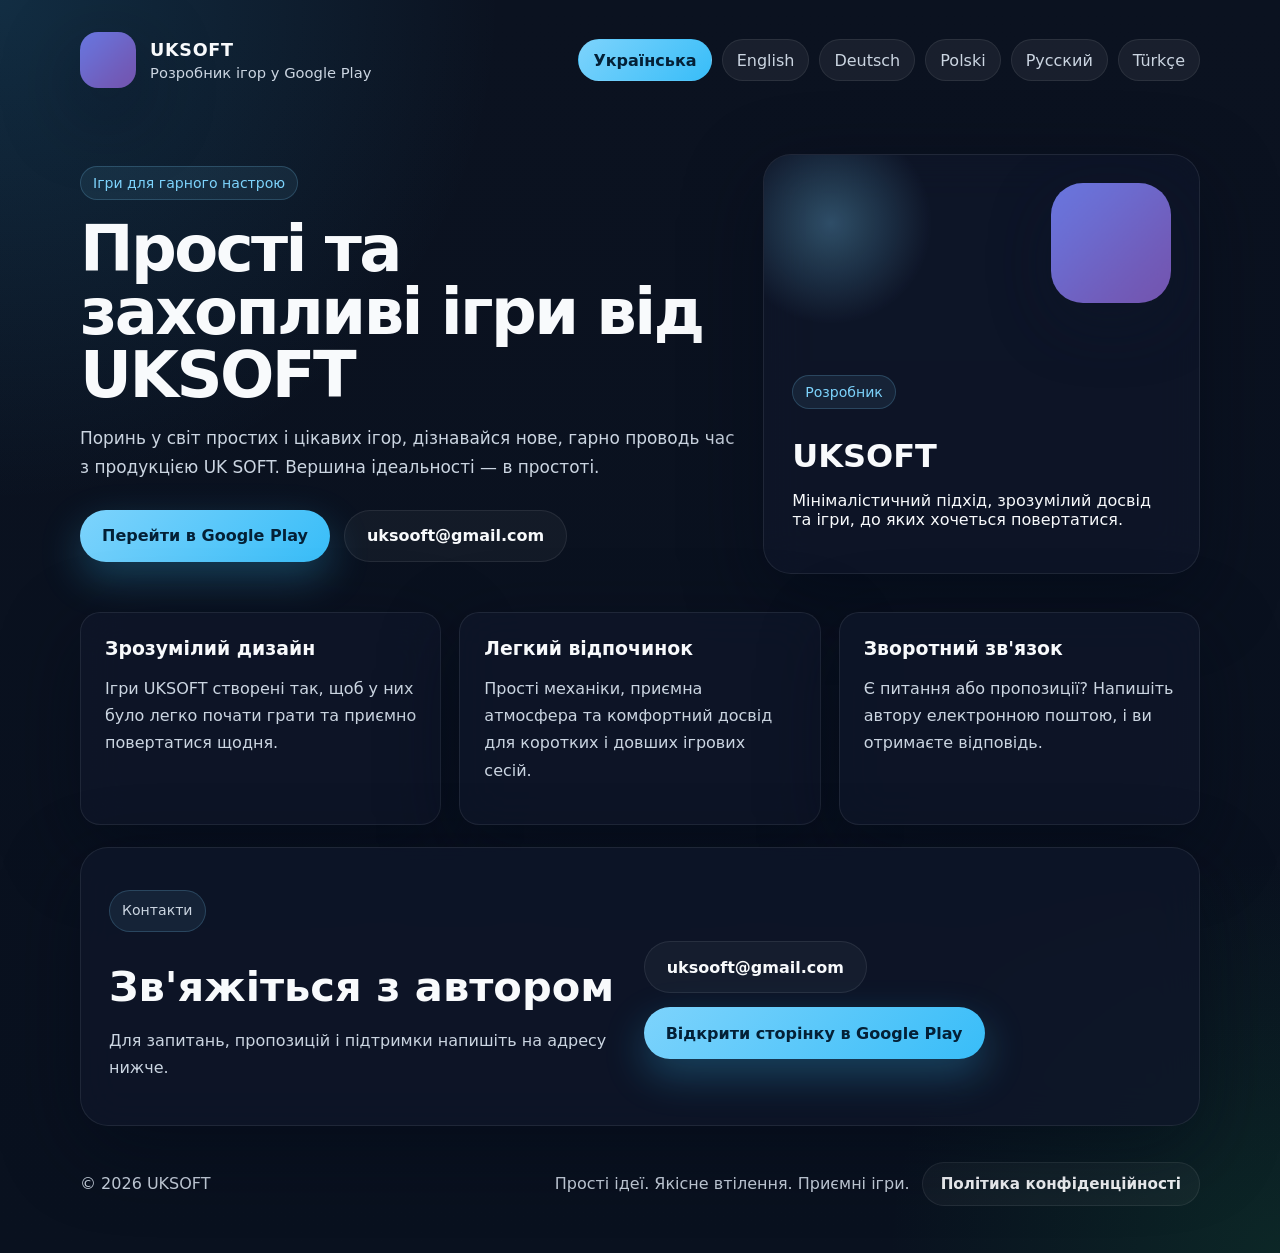
<file: index.html>
<!DOCTYPE html>
<html lang="uk">
<head>
  <meta charset="UTF-8" />
  <meta name="viewport" content="width=device-width, initial-scale=1.0" />
  <title>UKSOFT — Ігри для Google Play</title>
  <meta name="description" content="UKSOFT — розробник простих і цікавих ігор для Google Play." />
  <meta name="theme-color" content="#0f172a" />
  <link rel="icon" href="assets/favicon.ico" sizes="any" />
  <link rel="icon" type="image/png" sizes="32x32" href="assets/favicon-32x32.png" />
  <link rel="icon" type="image/png" sizes="16x16" href="assets/favicon-16x16.png" />
  <link rel="apple-touch-icon" href="assets/apple-touch-icon.png" />
  <link rel="preload" href="assets/icon.webp" as="image" />
<link rel="stylesheet" href="styles.css" />
</head>
<body>
  <div class="page-shell">
    <header class="site-header">
      <a class="brand" href="./" aria-label="UKSOFT home">
        <img src="assets/icon.webp" alt="UKSOFT icon" class="brand-icon" />
        <div>
          <span class="brand-name">UKSOFT</span>
          <span class="brand-subtitle">Розробник ігор у Google Play</span>
        </div>
      </a>
      <nav class="language-nav" aria-label="Language selector">
        <a class="lang-pill active" href="./" lang="uk">Українська</a>
        <a class="lang-pill" href="en/" lang="en">English</a>
        <a class="lang-pill" href="de/" lang="de">Deutsch</a>
        <a class="lang-pill" href="pl/" lang="pl">Polski</a>
        <a class="lang-pill" href="ru/" lang="ru">Русский</a>
        <a class="lang-pill" href="tr/" lang="tr">Türkçe</a>
      </nav>
    </header>
    <main>
      <section class="hero">
        <div class="hero-copy">
          <span class="eyebrow">Ігри для гарного настрою</span>
          <h1>Прості та захопливі ігри від UKSOFT</h1>
          <p class="hero-text">Поринь у світ простих і цікавих ігор, дізнавайся нове, гарно проводь час з продукцією UK SOFT. Вершина ідеальності — в простоті.</p>
          <div class="hero-actions">
            <a class="button button-primary" href="https://play.google.com/store/apps/dev?id=5977676402063385328" target="_blank" rel="noopener noreferrer">Перейти в Google Play</a>
            <a class="button button-secondary" href="mailto:uksooft@gmail.com">uksooft@gmail.com</a>
          </div>
        </div>
        <div class="hero-card" aria-hidden="true">
          <div class="card-glow"></div>
          <img src="assets/icon.webp" alt="UKSOFT icon" class="hero-logo" />
          <div class="hero-card-content">
            <p class="mini-label">Розробник</p>
            <h2>UKSOFT</h2>
            <p>Мінімалістичний підхід, зрозумілий досвід та ігри, до яких хочеться повертатися.</p>
          </div>
        </div>
      </section>
      <section class="info-grid">
        <article class="info-card"><h3>Зрозумілий дизайн</h3><p>Ігри UKSOFT створені так, щоб у них було легко почати грати та приємно повертатися щодня.</p></article>
        <article class="info-card"><h3>Легкий відпочинок</h3><p>Прості механіки, приємна атмосфера та комфортний досвід для коротких і довших ігрових сесій.</p></article>
        <article class="info-card"><h3>Зворотний зв'язок</h3><p>Є питання або пропозиції? Напишіть автору електронною поштою, і ви отримаєте відповідь.</p></article>
      </section>
      <section class="contact-panel">
        <div>
          <p class="section-label">Контакти</p>
          <h2>Зв'яжіться з автором</h2>
          <p>Для запитань, пропозицій і підтримки напишіть на адресу нижче.</p>
        </div>
        <div class="contact-actions">
          <a class="contact-link" href="mailto:uksooft@gmail.com">uksooft@gmail.com</a>
          <a class="button button-primary" href="https://play.google.com/store/apps/dev?id=5977676402063385328" target="_blank" rel="noopener noreferrer">Відкрити сторінку в Google Play</a>
        </div>
      </section>
    </main>
    <footer class="site-footer">
      <p>© 2026 UKSOFT</p>
      <div class="footer-links">
        <p>Прості ідеї. Якісне втілення. Приємні ігри.</p>
        <a href="privacy/uk/" class="footer-link">Політика конфіденційності</a>
      </div>
    </footer>
  </div>
</body>
</html>
</file>
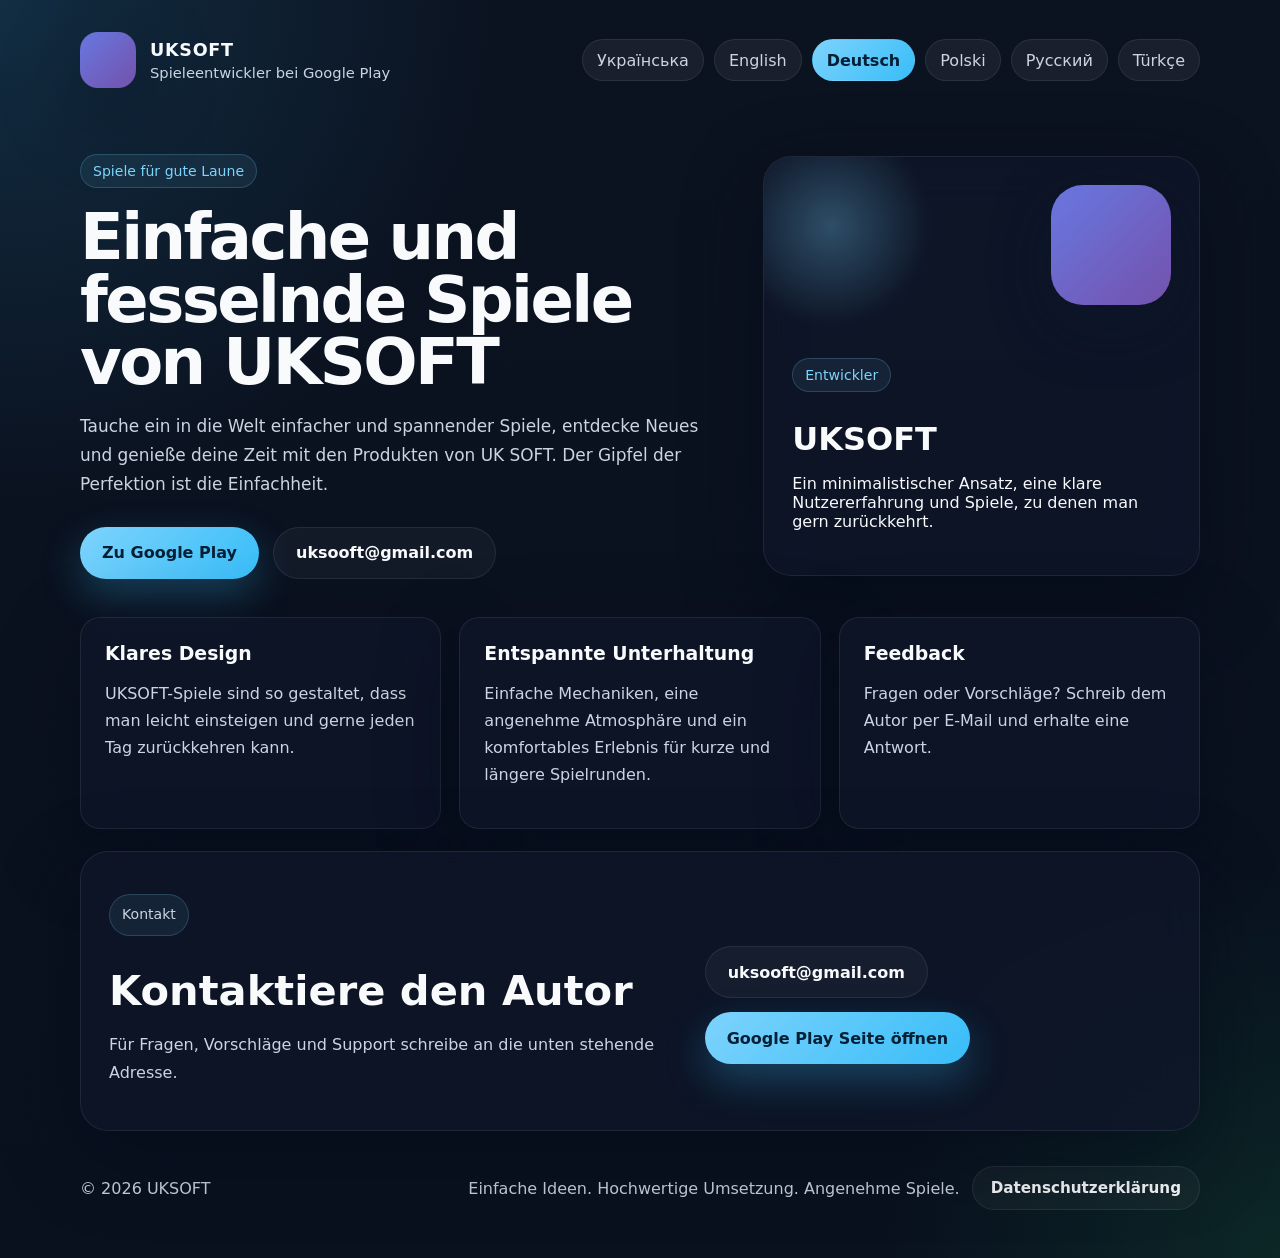
<file: de/index.html>
<!DOCTYPE html>
<html lang="de">
<head>
  <meta charset="UTF-8" />
  <meta name="viewport" content="width=device-width, initial-scale=1.0" />
  <title>UKSOFT — Spiele für Google Play</title>
  <meta name="description" content="UKSOFT entwickelt einfache und spannende Spiele für Google Play." />
  <meta name="theme-color" content="#0f172a" />
  <link rel="icon" href="../assets/favicon.ico" sizes="any" />
  <link rel="icon" type="image/png" sizes="32x32" href="../assets/favicon-32x32.png" />
  <link rel="icon" type="image/png" sizes="16x16" href="../assets/favicon-16x16.png" />
  <link rel="apple-touch-icon" href="../assets/apple-touch-icon.png" />
  <link rel="preload" href="../assets/icon.webp" as="image" />
<link rel="stylesheet" href="../styles.css" />
</head>
<body>
  <div class="page-shell">
    <header class="site-header">
      <a class="brand" href="../de/" aria-label="UKSOFT home">
        <img src="../assets/icon.webp" alt="UKSOFT icon" class="brand-icon" />
        <div>
          <span class="brand-name">UKSOFT</span>
          <span class="brand-subtitle">Spieleentwickler bei Google Play</span>
        </div>
      </a>
      <nav class="language-nav" aria-label="Language selector">
        <a class="lang-pill" href="../" lang="uk">Українська</a>
        <a class="lang-pill" href="../en/" lang="en">English</a>
        <a class="lang-pill active" href="../de/" lang="de">Deutsch</a>
        <a class="lang-pill" href="../pl/" lang="pl">Polski</a>
        <a class="lang-pill" href="../ru/" lang="ru">Русский</a>
        <a class="lang-pill" href="../tr/" lang="tr">Türkçe</a>
      </nav>
    </header>
    <main>
      <section class="hero">
        <div class="hero-copy">
          <span class="eyebrow">Spiele für gute Laune</span>
          <h1>Einfache und fesselnde Spiele von UKSOFT</h1>
          <p class="hero-text">Tauche ein in die Welt einfacher und spannender Spiele, entdecke Neues und genieße deine Zeit mit den Produkten von UK SOFT. Der Gipfel der Perfektion ist die Einfachheit.</p>
          <div class="hero-actions">
            <a class="button button-primary" href="https://play.google.com/store/apps/dev?id=5977676402063385328" target="_blank" rel="noopener noreferrer">Zu Google Play</a>
            <a class="button button-secondary" href="mailto:uksooft@gmail.com">uksooft@gmail.com</a>
          </div>
        </div>
        <div class="hero-card" aria-hidden="true">
          <div class="card-glow"></div>
          <img src="../assets/icon.webp" alt="UKSOFT icon" class="hero-logo" />
          <div class="hero-card-content">
            <p class="mini-label">Entwickler</p>
            <h2>UKSOFT</h2>
            <p>Ein minimalistischer Ansatz, eine klare Nutzererfahrung und Spiele, zu denen man gern zurückkehrt.</p>
          </div>
        </div>
      </section>
      <section class="info-grid">
        <article class="info-card"><h3>Klares Design</h3><p>UKSOFT-Spiele sind so gestaltet, dass man leicht einsteigen und gerne jeden Tag zurückkehren kann.</p></article>
        <article class="info-card"><h3>Entspannte Unterhaltung</h3><p>Einfache Mechaniken, eine angenehme Atmosphäre und ein komfortables Erlebnis für kurze und längere Spielrunden.</p></article>
        <article class="info-card"><h3>Feedback</h3><p>Fragen oder Vorschläge? Schreib dem Autor per E-Mail und erhalte eine Antwort.</p></article>
      </section>
      <section class="contact-panel">
        <div>
          <p class="section-label">Kontakt</p>
          <h2>Kontaktiere den Autor</h2>
          <p>Für Fragen, Vorschläge und Support schreibe an die unten stehende Adresse.</p>
        </div>
        <div class="contact-actions">
          <a class="contact-link" href="mailto:uksooft@gmail.com">uksooft@gmail.com</a>
          <a class="button button-primary" href="https://play.google.com/store/apps/dev?id=5977676402063385328" target="_blank" rel="noopener noreferrer">Google Play Seite öffnen</a>
        </div>
      </section>
    </main>
    <footer class="site-footer">
      <p>© 2026 UKSOFT</p>
      <div class="footer-links">
        <p>Einfache Ideen. Hochwertige Umsetzung. Angenehme Spiele.</p>
        <a href="../privacy/de/" class="footer-link">Datenschutzerklärung</a>
      </div>
    </footer>
  </div>
</body>
</html>
</file>
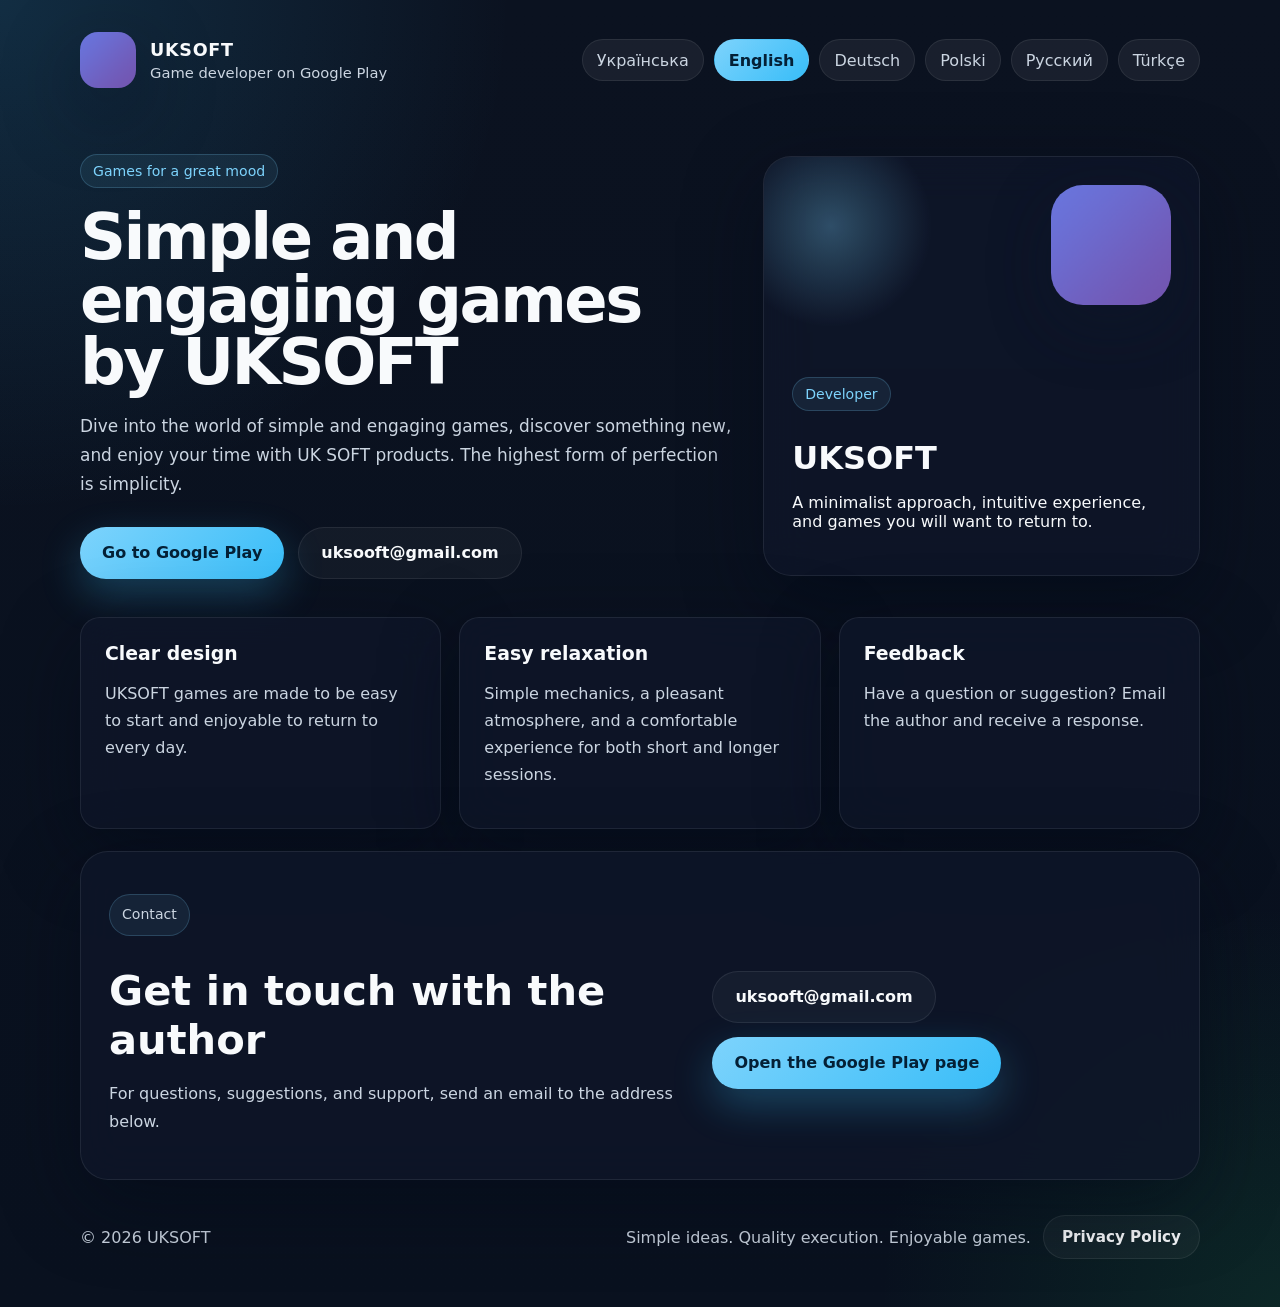
<file: en/index.html>
<!DOCTYPE html>
<html lang="en">
<head>
  <meta charset="UTF-8" />
  <meta name="viewport" content="width=device-width, initial-scale=1.0" />
  <title>UKSOFT — Games for Google Play</title>
  <meta name="description" content="UKSOFT is a developer of simple and engaging games for Google Play." />
  <meta name="theme-color" content="#0f172a" />
  <link rel="icon" href="../assets/favicon.ico" sizes="any" />
  <link rel="icon" type="image/png" sizes="32x32" href="../assets/favicon-32x32.png" />
  <link rel="icon" type="image/png" sizes="16x16" href="../assets/favicon-16x16.png" />
  <link rel="apple-touch-icon" href="../assets/apple-touch-icon.png" />
  <link rel="preload" href="../assets/icon.webp" as="image" />
<link rel="stylesheet" href="../styles.css" />
</head>
<body>
  <div class="page-shell">
    <header class="site-header">
      <a class="brand" href="../en/" aria-label="UKSOFT home">
        <img src="../assets/icon.webp" alt="UKSOFT icon" class="brand-icon" />
        <div>
          <span class="brand-name">UKSOFT</span>
          <span class="brand-subtitle">Game developer on Google Play</span>
        </div>
      </a>
      <nav class="language-nav" aria-label="Language selector">
        <a class="lang-pill" href="../" lang="uk">Українська</a>
        <a class="lang-pill active" href="../en/" lang="en">English</a>
        <a class="lang-pill" href="../de/" lang="de">Deutsch</a>
        <a class="lang-pill" href="../pl/" lang="pl">Polski</a>
        <a class="lang-pill" href="../ru/" lang="ru">Русский</a>
        <a class="lang-pill" href="../tr/" lang="tr">Türkçe</a>
      </nav>
    </header>
    <main>
      <section class="hero">
        <div class="hero-copy">
          <span class="eyebrow">Games for a great mood</span>
          <h1>Simple and engaging games by UKSOFT</h1>
          <p class="hero-text">Dive into the world of simple and engaging games, discover something new, and enjoy your time with UK SOFT products. The highest form of perfection is simplicity.</p>
          <div class="hero-actions">
            <a class="button button-primary" href="https://play.google.com/store/apps/dev?id=5977676402063385328" target="_blank" rel="noopener noreferrer">Go to Google Play</a>
            <a class="button button-secondary" href="mailto:uksooft@gmail.com">uksooft@gmail.com</a>
          </div>
        </div>
        <div class="hero-card" aria-hidden="true">
          <div class="card-glow"></div>
          <img src="../assets/icon.webp" alt="UKSOFT icon" class="hero-logo" />
          <div class="hero-card-content">
            <p class="mini-label">Developer</p>
            <h2>UKSOFT</h2>
            <p>A minimalist approach, intuitive experience, and games you will want to return to.</p>
          </div>
        </div>
      </section>
      <section class="info-grid">
        <article class="info-card"><h3>Clear design</h3><p>UKSOFT games are made to be easy to start and enjoyable to return to every day.</p></article>
        <article class="info-card"><h3>Easy relaxation</h3><p>Simple mechanics, a pleasant atmosphere, and a comfortable experience for both short and longer sessions.</p></article>
        <article class="info-card"><h3>Feedback</h3><p>Have a question or suggestion? Email the author and receive a response.</p></article>
      </section>
      <section class="contact-panel">
        <div>
          <p class="section-label">Contact</p>
          <h2>Get in touch with the author</h2>
          <p>For questions, suggestions, and support, send an email to the address below.</p>
        </div>
        <div class="contact-actions">
          <a class="contact-link" href="mailto:uksooft@gmail.com">uksooft@gmail.com</a>
          <a class="button button-primary" href="https://play.google.com/store/apps/dev?id=5977676402063385328" target="_blank" rel="noopener noreferrer">Open the Google Play page</a>
        </div>
      </section>
    </main>
    <footer class="site-footer">
      <p>© 2026 UKSOFT</p>
      <div class="footer-links">
        <p>Simple ideas. Quality execution. Enjoyable games.</p>
        <a href="../privacy/" class="footer-link">Privacy Policy</a>
      </div>
    </footer>
  </div>
</body>
</html>
</file>
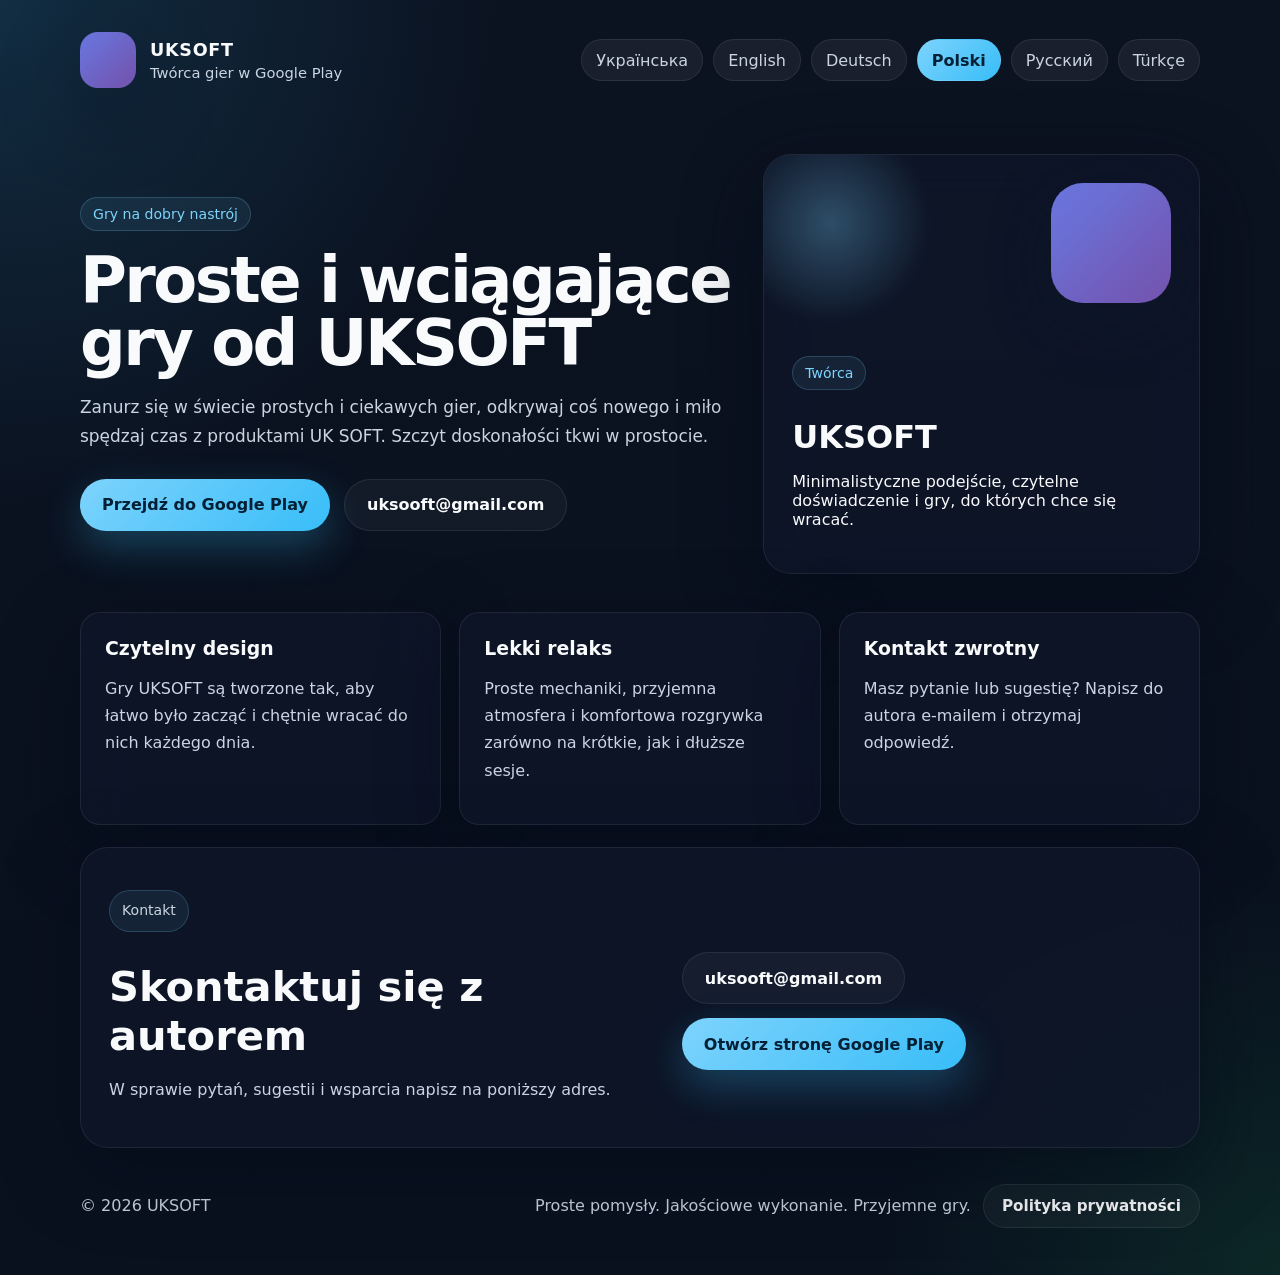
<file: pl/index.html>
<!DOCTYPE html>
<html lang="pl">
<head>
  <meta charset="UTF-8" />
  <meta name="viewport" content="width=device-width, initial-scale=1.0" />
  <title>UKSOFT — Gry na Google Play</title>
  <meta name="description" content="UKSOFT tworzy proste i wciągające gry na Google Play." />
  <meta name="theme-color" content="#0f172a" />
  <link rel="icon" href="../assets/favicon.ico" sizes="any" />
  <link rel="icon" type="image/png" sizes="32x32" href="../assets/favicon-32x32.png" />
  <link rel="icon" type="image/png" sizes="16x16" href="../assets/favicon-16x16.png" />
  <link rel="apple-touch-icon" href="../assets/apple-touch-icon.png" />
  <link rel="preload" href="../assets/icon.webp" as="image" />
<link rel="stylesheet" href="../styles.css" />
</head>
<body>
  <div class="page-shell">
    <header class="site-header">
      <a class="brand" href="../pl/" aria-label="UKSOFT home">
        <img src="../assets/icon.webp" alt="UKSOFT icon" class="brand-icon" />
        <div>
          <span class="brand-name">UKSOFT</span>
          <span class="brand-subtitle">Twórca gier w Google Play</span>
        </div>
      </a>
      <nav class="language-nav" aria-label="Language selector">
        <a class="lang-pill" href="../" lang="uk">Українська</a>
        <a class="lang-pill" href="../en/" lang="en">English</a>
        <a class="lang-pill" href="../de/" lang="de">Deutsch</a>
        <a class="lang-pill active" href="../pl/" lang="pl">Polski</a>
        <a class="lang-pill" href="../ru/" lang="ru">Русский</a>
        <a class="lang-pill" href="../tr/" lang="tr">Türkçe</a>
      </nav>
    </header>
    <main>
      <section class="hero">
        <div class="hero-copy">
          <span class="eyebrow">Gry na dobry nastrój</span>
          <h1>Proste i wciągające gry od UKSOFT</h1>
          <p class="hero-text">Zanurz się w świecie prostych i ciekawych gier, odkrywaj coś nowego i miło spędzaj czas z produktami UK SOFT. Szczyt doskonałości tkwi w prostocie.</p>
          <div class="hero-actions">
            <a class="button button-primary" href="https://play.google.com/store/apps/dev?id=5977676402063385328" target="_blank" rel="noopener noreferrer">Przejdź do Google Play</a>
            <a class="button button-secondary" href="mailto:uksooft@gmail.com">uksooft@gmail.com</a>
          </div>
        </div>
        <div class="hero-card" aria-hidden="true">
          <div class="card-glow"></div>
          <img src="../assets/icon.webp" alt="UKSOFT icon" class="hero-logo" />
          <div class="hero-card-content">
            <p class="mini-label">Twórca</p>
            <h2>UKSOFT</h2>
            <p>Minimalistyczne podejście, czytelne doświadczenie i gry, do których chce się wracać.</p>
          </div>
        </div>
      </section>
      <section class="info-grid">
        <article class="info-card"><h3>Czytelny design</h3><p>Gry UKSOFT są tworzone tak, aby łatwo było zacząć i chętnie wracać do nich każdego dnia.</p></article>
        <article class="info-card"><h3>Lekki relaks</h3><p>Proste mechaniki, przyjemna atmosfera i komfortowa rozgrywka zarówno na krótkie, jak i dłuższe sesje.</p></article>
        <article class="info-card"><h3>Kontakt zwrotny</h3><p>Masz pytanie lub sugestię? Napisz do autora e-mailem i otrzymaj odpowiedź.</p></article>
      </section>
      <section class="contact-panel">
        <div>
          <p class="section-label">Kontakt</p>
          <h2>Skontaktuj się z autorem</h2>
          <p>W sprawie pytań, sugestii i wsparcia napisz na poniższy adres.</p>
        </div>
        <div class="contact-actions">
          <a class="contact-link" href="mailto:uksooft@gmail.com">uksooft@gmail.com</a>
          <a class="button button-primary" href="https://play.google.com/store/apps/dev?id=5977676402063385328" target="_blank" rel="noopener noreferrer">Otwórz stronę Google Play</a>
        </div>
      </section>
    </main>
    <footer class="site-footer">
      <p>© 2026 UKSOFT</p>
      <div class="footer-links">
        <p>Proste pomysły. Jakościowe wykonanie. Przyjemne gry.</p>
        <a href="../privacy/pl/" class="footer-link">Polityka prywatności</a>
      </div>
    </footer>
  </div>
</body>
</html>
</file>
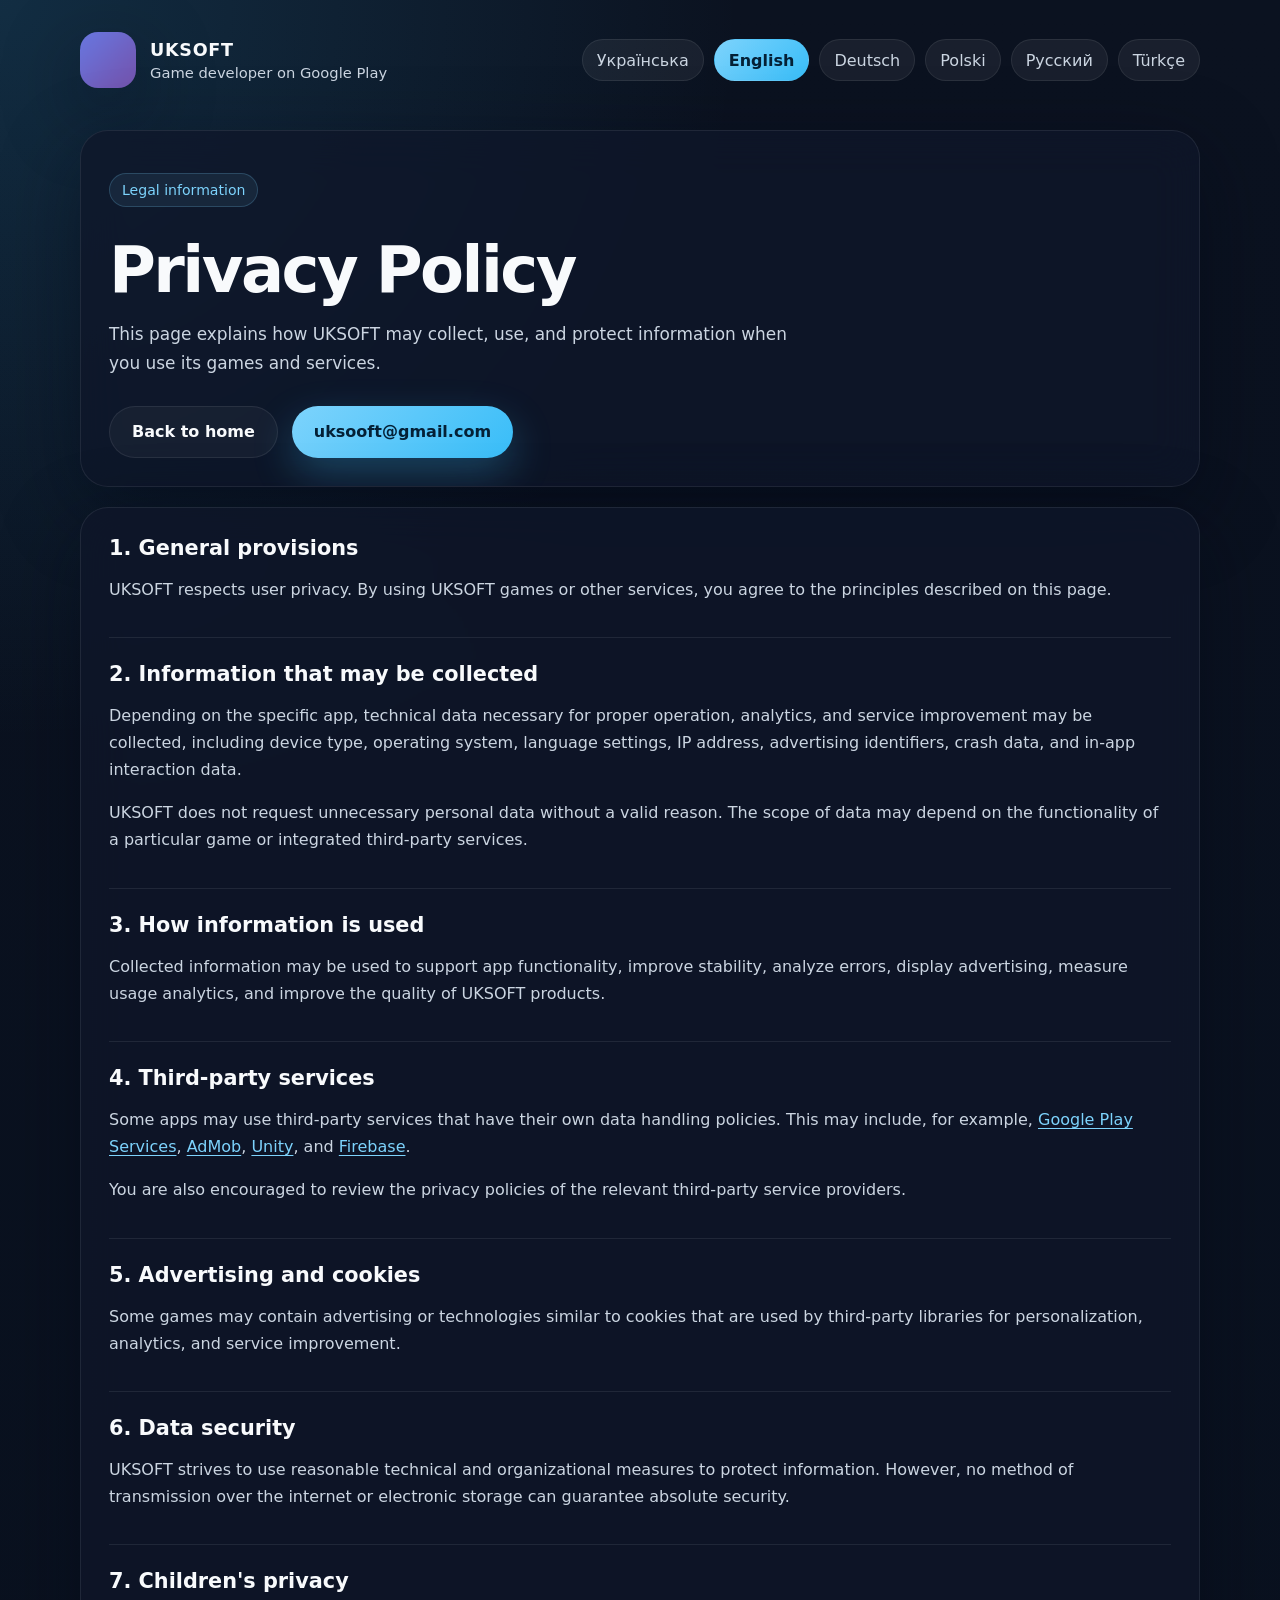
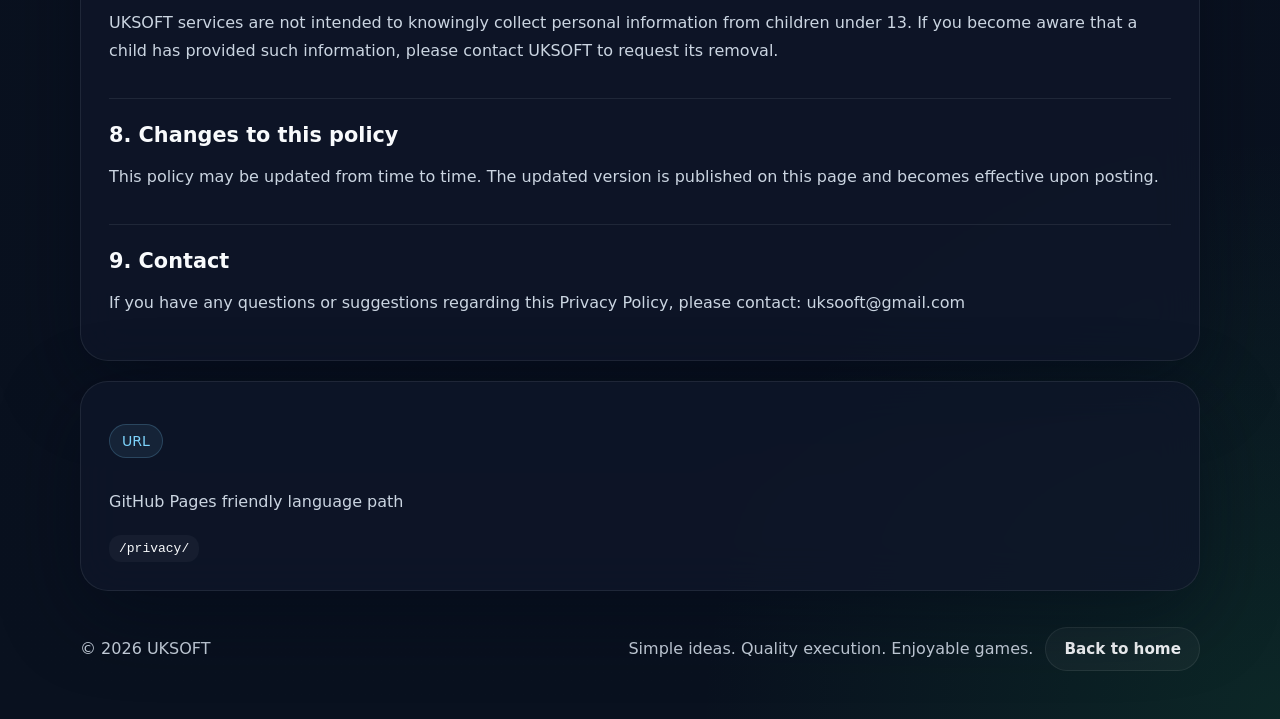
<file: privacy/index.html>
<!DOCTYPE html>
<html lang="en">
<head>
  <meta charset="UTF-8" />
  <meta name="viewport" content="width=device-width, initial-scale=1.0" />
  <title>Privacy Policy</title>
  <meta name="description" content="Privacy Policy" />
  <meta name="theme-color" content="#0f172a" />
  <link rel="icon" href="../assets/favicon.ico" sizes="any" />
  <link rel="icon" type="image/png" sizes="32x32" href="../assets/favicon-32x32.png" />
  <link rel="icon" type="image/png" sizes="16x16" href="../assets/favicon-16x16.png" />
  <link rel="apple-touch-icon" href="../assets/apple-touch-icon.png" />
  <link rel="preload" href="../assets/icon.webp" as="image" />
<link rel="stylesheet" href="../styles.css" />
</head>
<body>
  <div class="page-shell">
    <header class="site-header">
      <a class="brand" href="../en/" aria-label="UKSOFT home">
        <img src="../assets/icon.webp" alt="UKSOFT icon" class="brand-icon" />
        <div>
          <span class="brand-name">UKSOFT</span>
          <span class="brand-subtitle">Game developer on Google Play</span>
        </div>
      </a>
      <nav class="language-nav" aria-label="Language selector">
        <a class="lang-pill" href="../privacy/uk/" lang="uk">Українська</a>
        <a class="lang-pill active" href="../privacy/" lang="en">English</a>
        <a class="lang-pill" href="../privacy/de/" lang="de">Deutsch</a>
        <a class="lang-pill" href="../privacy/pl/" lang="pl">Polski</a>
        <a class="lang-pill" href="../privacy/ru/" lang="ru">Русский</a>
        <a class="lang-pill" href="../privacy/tr/" lang="tr">Türkçe</a>
      </nav>
    </header>
    <main class="privacy-page">
      <section class="privacy-hero">
        <p class="section-label">Legal information</p>
        <h1>Privacy Policy</h1>
        <p class="hero-text">This page explains how UKSOFT may collect, use, and protect information when you use its games and services.</p>
        <div class="hero-actions">
          <a class="button button-secondary" href="../en/">Back to home</a>
          <a class="button button-primary" href="mailto:uksooft@gmail.com">uksooft@gmail.com</a>
        </div>
      </section>
      <section class="privacy-card">
        <div class="privacy-section"><h2>1. General provisions</h2><p>UKSOFT respects user privacy. By using UKSOFT games or other services, you agree to the principles described on this page.</p></div>
        <div class="privacy-section"><h2>2. Information that may be collected</h2><p>Depending on the specific app, technical data necessary for proper operation, analytics, and service improvement may be collected, including device type, operating system, language settings, IP address, advertising identifiers, crash data, and in-app interaction data.</p><p>UKSOFT does not request unnecessary personal data without a valid reason. The scope of data may depend on the functionality of a particular game or integrated third-party services.</p></div>
        <div class="privacy-section"><h2>3. How information is used</h2><p>Collected information may be used to support app functionality, improve stability, analyze errors, display advertising, measure usage analytics, and improve the quality of UKSOFT products.</p></div>
        <div class="privacy-section"><h2>4. Third-party services</h2><p>Some apps may use third-party services that have their own data handling policies. This may include, for example, <a href="https://www.google.com/policies/privacy/" target="_blank" rel="noopener noreferrer">Google Play Services</a>, <a href="https://support.google.com/admob/answer/6128543?hl=en" target="_blank" rel="noopener noreferrer">AdMob</a>, <a href="https://unity3d.com/legal/privacy-policy" target="_blank" rel="noopener noreferrer">Unity</a>, and <a href="https://firebase.google.com/support/privacy" target="_blank" rel="noopener noreferrer">Firebase</a>.</p><p>You are also encouraged to review the privacy policies of the relevant third-party service providers.</p></div>
        <div class="privacy-section"><h2>5. Advertising and cookies</h2><p>Some games may contain advertising or technologies similar to cookies that are used by third-party libraries for personalization, analytics, and service improvement.</p></div>
        <div class="privacy-section"><h2>6. Data security</h2><p>UKSOFT strives to use reasonable technical and organizational measures to protect information. However, no method of transmission over the internet or electronic storage can guarantee absolute security.</p></div>
        <div class="privacy-section"><h2>7. Children's privacy</h2><p>UKSOFT services are not intended to knowingly collect personal information from children under 13. If you become aware that a child has provided such information, please contact UKSOFT to request its removal.</p></div>
        <div class="privacy-section"><h2>8. Changes to this policy</h2><p>This policy may be updated from time to time. The updated version is published on this page and becomes effective upon posting.</p></div>
        <div class="privacy-section"><h2>9. Contact</h2><p>If you have any questions or suggestions regarding this Privacy Policy, please contact: uksooft@gmail.com</p></div>
      </section>
      <section class="route-card">
        <p class="section-label">URL</p>
        <p class="route-note">GitHub Pages friendly language path</p>
        <code>/privacy/</code>
      </section>
    </main>
    <footer class="site-footer">
      <p>© 2026 UKSOFT</p>
      <div class="footer-links">
        <p>Simple ideas. Quality execution. Enjoyable games.</p>
        <a href="../en/" class="footer-link">Back to home</a>
      </div>
    </footer>
  </div>
</body>
</html>
</file>
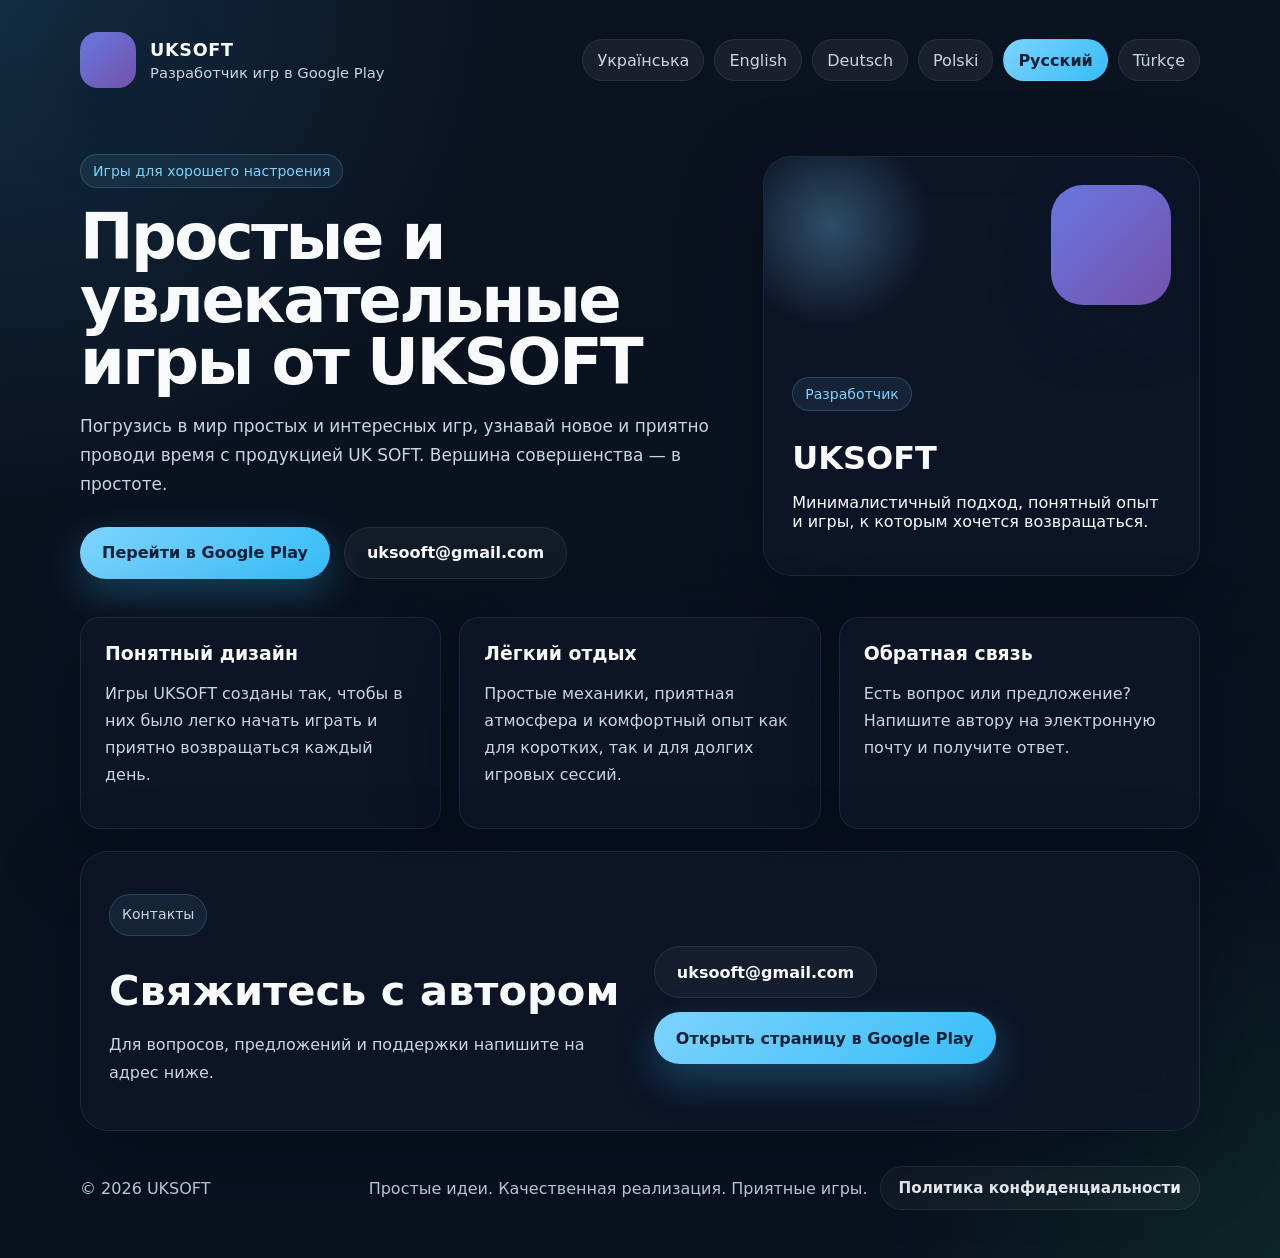
<file: ru/index.html>
<!DOCTYPE html>
<html lang="ru">
<head>
  <meta charset="UTF-8" />
  <meta name="viewport" content="width=device-width, initial-scale=1.0" />
  <title>UKSOFT — Игры для Google Play</title>
  <meta name="description" content="UKSOFT — разработчик простых и увлекательных игр для Google Play." />
  <meta name="theme-color" content="#0f172a" />
  <link rel="icon" href="../assets/favicon.ico" sizes="any" />
  <link rel="icon" type="image/png" sizes="32x32" href="../assets/favicon-32x32.png" />
  <link rel="icon" type="image/png" sizes="16x16" href="../assets/favicon-16x16.png" />
  <link rel="apple-touch-icon" href="../assets/apple-touch-icon.png" />
  <link rel="preload" href="../assets/icon.webp" as="image" />
<link rel="stylesheet" href="../styles.css" />
</head>
<body>
  <div class="page-shell">
    <header class="site-header">
      <a class="brand" href="../ru/" aria-label="UKSOFT home">
        <img src="../assets/icon.webp" alt="UKSOFT icon" class="brand-icon" />
        <div>
          <span class="brand-name">UKSOFT</span>
          <span class="brand-subtitle">Разработчик игр в Google Play</span>
        </div>
      </a>
      <nav class="language-nav" aria-label="Language selector">
        <a class="lang-pill" href="../" lang="uk">Українська</a>
        <a class="lang-pill" href="../en/" lang="en">English</a>
        <a class="lang-pill" href="../de/" lang="de">Deutsch</a>
        <a class="lang-pill" href="../pl/" lang="pl">Polski</a>
        <a class="lang-pill active" href="../ru/" lang="ru">Русский</a>
        <a class="lang-pill" href="../tr/" lang="tr">Türkçe</a>
      </nav>
    </header>
    <main>
      <section class="hero">
        <div class="hero-copy">
          <span class="eyebrow">Игры для хорошего настроения</span>
          <h1>Простые и увлекательные игры от UKSOFT</h1>
          <p class="hero-text">Погрузись в мир простых и интересных игр, узнавай новое и приятно проводи время с продукцией UK SOFT. Вершина совершенства — в простоте.</p>
          <div class="hero-actions">
            <a class="button button-primary" href="https://play.google.com/store/apps/dev?id=5977676402063385328" target="_blank" rel="noopener noreferrer">Перейти в Google Play</a>
            <a class="button button-secondary" href="mailto:uksooft@gmail.com">uksooft@gmail.com</a>
          </div>
        </div>
        <div class="hero-card" aria-hidden="true">
          <div class="card-glow"></div>
          <img src="../assets/icon.webp" alt="UKSOFT icon" class="hero-logo" />
          <div class="hero-card-content">
            <p class="mini-label">Разработчик</p>
            <h2>UKSOFT</h2>
            <p>Минималистичный подход, понятный опыт и игры, к которым хочется возвращаться.</p>
          </div>
        </div>
      </section>
      <section class="info-grid">
        <article class="info-card"><h3>Понятный дизайн</h3><p>Игры UKSOFT созданы так, чтобы в них было легко начать играть и приятно возвращаться каждый день.</p></article>
        <article class="info-card"><h3>Лёгкий отдых</h3><p>Простые механики, приятная атмосфера и комфортный опыт как для коротких, так и для долгих игровых сессий.</p></article>
        <article class="info-card"><h3>Обратная связь</h3><p>Есть вопрос или предложение? Напишите автору на электронную почту и получите ответ.</p></article>
      </section>
      <section class="contact-panel">
        <div>
          <p class="section-label">Контакты</p>
          <h2>Свяжитесь с автором</h2>
          <p>Для вопросов, предложений и поддержки напишите на адрес ниже.</p>
        </div>
        <div class="contact-actions">
          <a class="contact-link" href="mailto:uksooft@gmail.com">uksooft@gmail.com</a>
          <a class="button button-primary" href="https://play.google.com/store/apps/dev?id=5977676402063385328" target="_blank" rel="noopener noreferrer">Открыть страницу в Google Play</a>
        </div>
      </section>
    </main>
    <footer class="site-footer">
      <p>© 2026 UKSOFT</p>
      <div class="footer-links">
        <p>Простые идеи. Качественная реализация. Приятные игры.</p>
        <a href="../privacy/ru/" class="footer-link">Политика конфиденциальности</a>
      </div>
    </footer>
  </div>
</body>
</html>
</file>
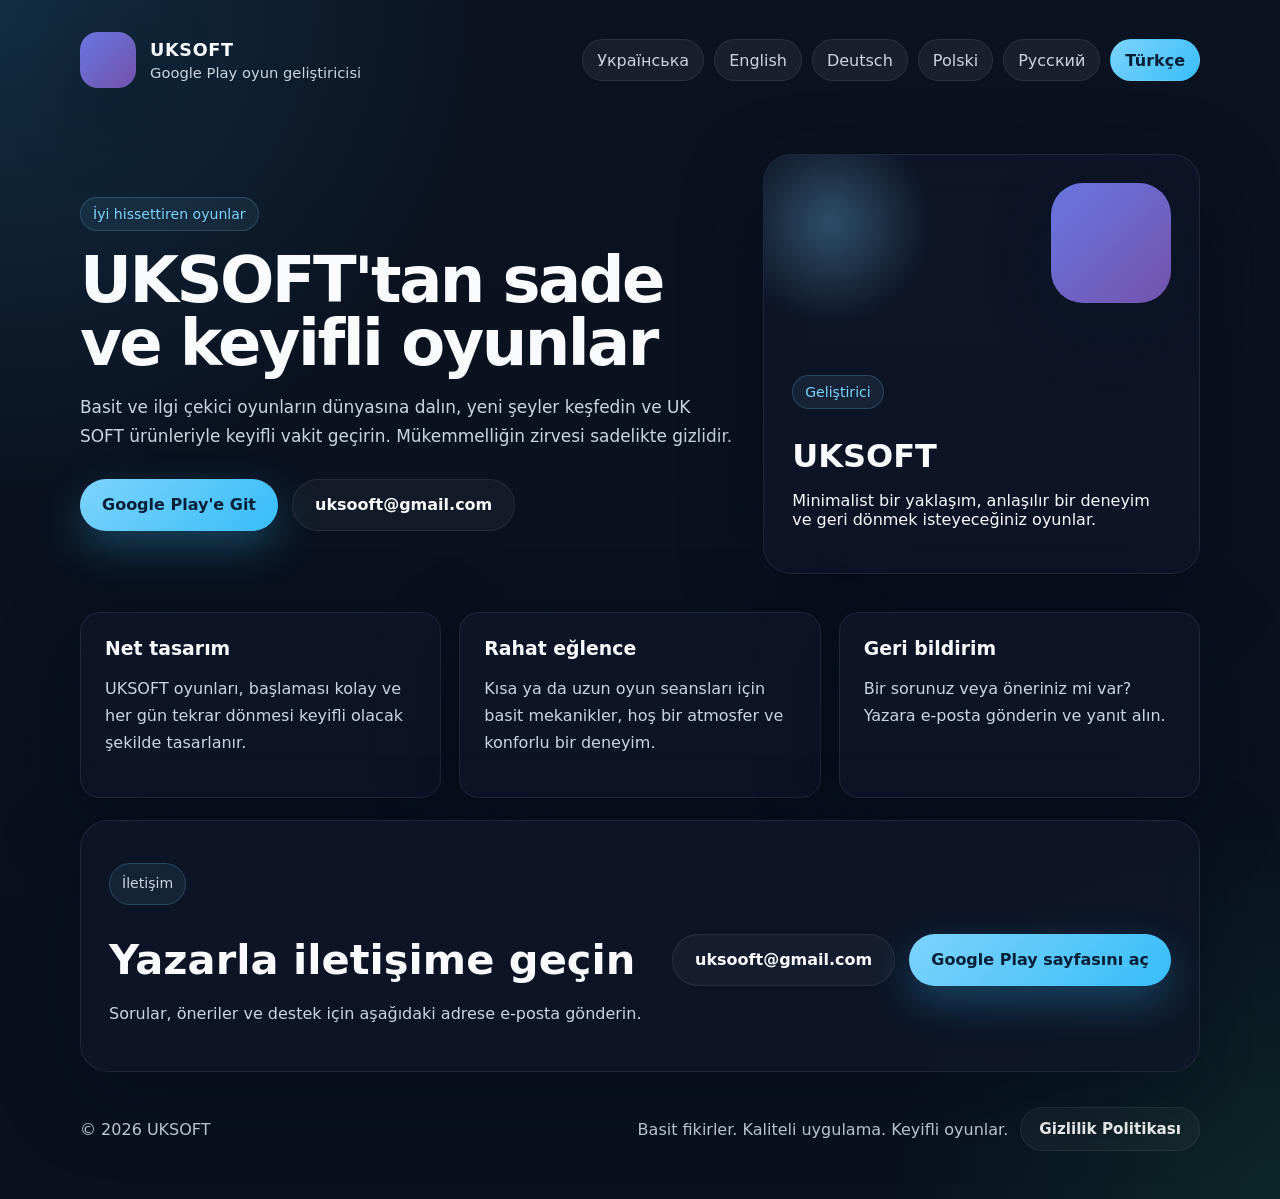
<file: tr/index.html>
<!DOCTYPE html>
<html lang="tr">
<head>
  <meta charset="UTF-8" />
  <meta name="viewport" content="width=device-width, initial-scale=1.0" />
  <title>UKSOFT — Google Play Oyunları</title>
  <meta name="description" content="UKSOFT, Google Play için basit ve keyifli oyunlar geliştirir." />
  <meta name="theme-color" content="#0f172a" />
  <link rel="icon" href="../assets/favicon.ico" sizes="any" />
  <link rel="icon" type="image/png" sizes="32x32" href="../assets/favicon-32x32.png" />
  <link rel="icon" type="image/png" sizes="16x16" href="../assets/favicon-16x16.png" />
  <link rel="apple-touch-icon" href="../assets/apple-touch-icon.png" />
  <link rel="preload" href="../assets/icon.webp" as="image" />
<link rel="stylesheet" href="../styles.css" />
</head>
<body>
  <div class="page-shell">
    <header class="site-header">
      <a class="brand" href="../tr/" aria-label="UKSOFT home">
        <img src="../assets/icon.webp" alt="UKSOFT icon" class="brand-icon" />
        <div>
          <span class="brand-name">UKSOFT</span>
          <span class="brand-subtitle">Google Play oyun geliştiricisi</span>
        </div>
      </a>
      <nav class="language-nav" aria-label="Language selector">
        <a class="lang-pill" href="../" lang="uk">Українська</a>
        <a class="lang-pill" href="../en/" lang="en">English</a>
        <a class="lang-pill" href="../de/" lang="de">Deutsch</a>
        <a class="lang-pill" href="../pl/" lang="pl">Polski</a>
        <a class="lang-pill" href="../ru/" lang="ru">Русский</a>
        <a class="lang-pill active" href="../tr/" lang="tr">Türkçe</a>
      </nav>
    </header>
    <main>
      <section class="hero">
        <div class="hero-copy">
          <span class="eyebrow">İyi hissettiren oyunlar</span>
          <h1>UKSOFT'tan sade ve keyifli oyunlar</h1>
          <p class="hero-text">Basit ve ilgi çekici oyunların dünyasına dalın, yeni şeyler keşfedin ve UK SOFT ürünleriyle keyifli vakit geçirin. Mükemmelliğin zirvesi sadelikte gizlidir.</p>
          <div class="hero-actions">
            <a class="button button-primary" href="https://play.google.com/store/apps/dev?id=5977676402063385328" target="_blank" rel="noopener noreferrer">Google Play'e Git</a>
            <a class="button button-secondary" href="mailto:uksooft@gmail.com">uksooft@gmail.com</a>
          </div>
        </div>
        <div class="hero-card" aria-hidden="true">
          <div class="card-glow"></div>
          <img src="../assets/icon.webp" alt="UKSOFT icon" class="hero-logo" />
          <div class="hero-card-content">
            <p class="mini-label">Geliştirici</p>
            <h2>UKSOFT</h2>
            <p>Minimalist bir yaklaşım, anlaşılır bir deneyim ve geri dönmek isteyeceğiniz oyunlar.</p>
          </div>
        </div>
      </section>
      <section class="info-grid">
        <article class="info-card"><h3>Net tasarım</h3><p>UKSOFT oyunları, başlaması kolay ve her gün tekrar dönmesi keyifli olacak şekilde tasarlanır.</p></article>
        <article class="info-card"><h3>Rahat eğlence</h3><p>Kısa ya da uzun oyun seansları için basit mekanikler, hoş bir atmosfer ve konforlu bir deneyim.</p></article>
        <article class="info-card"><h3>Geri bildirim</h3><p>Bir sorunuz veya öneriniz mi var? Yazara e-posta gönderin ve yanıt alın.</p></article>
      </section>
      <section class="contact-panel">
        <div>
          <p class="section-label">İletişim</p>
          <h2>Yazarla iletişime geçin</h2>
          <p>Sorular, öneriler ve destek için aşağıdaki adrese e-posta gönderin.</p>
        </div>
        <div class="contact-actions">
          <a class="contact-link" href="mailto:uksooft@gmail.com">uksooft@gmail.com</a>
          <a class="button button-primary" href="https://play.google.com/store/apps/dev?id=5977676402063385328" target="_blank" rel="noopener noreferrer">Google Play sayfasını aç</a>
        </div>
      </section>
    </main>
    <footer class="site-footer">
      <p>© 2026 UKSOFT</p>
      <div class="footer-links">
        <p>Basit fikirler. Kaliteli uygulama. Keyifli oyunlar.</p>
        <a href="../privacy/tr/" class="footer-link">Gizlilik Politikası</a>
      </div>
    </footer>
  </div>
</body>
</html>
</file>
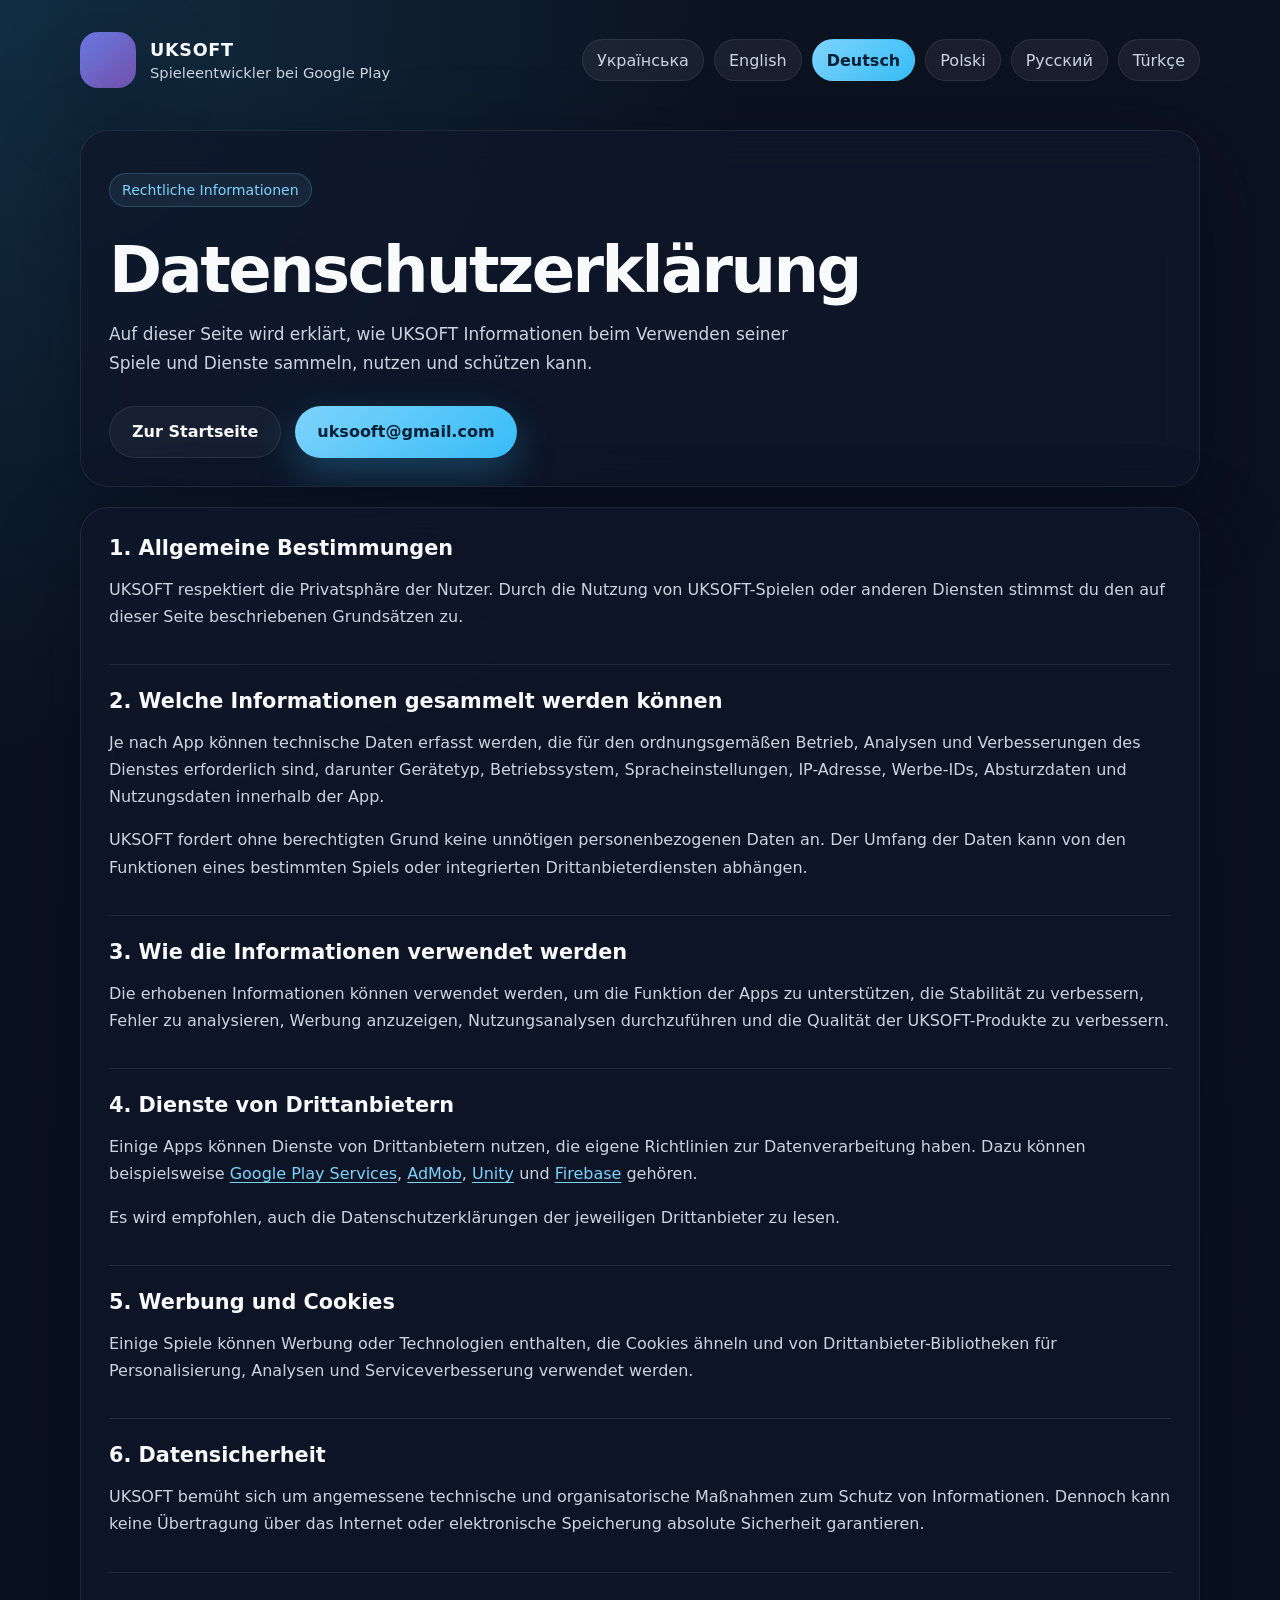
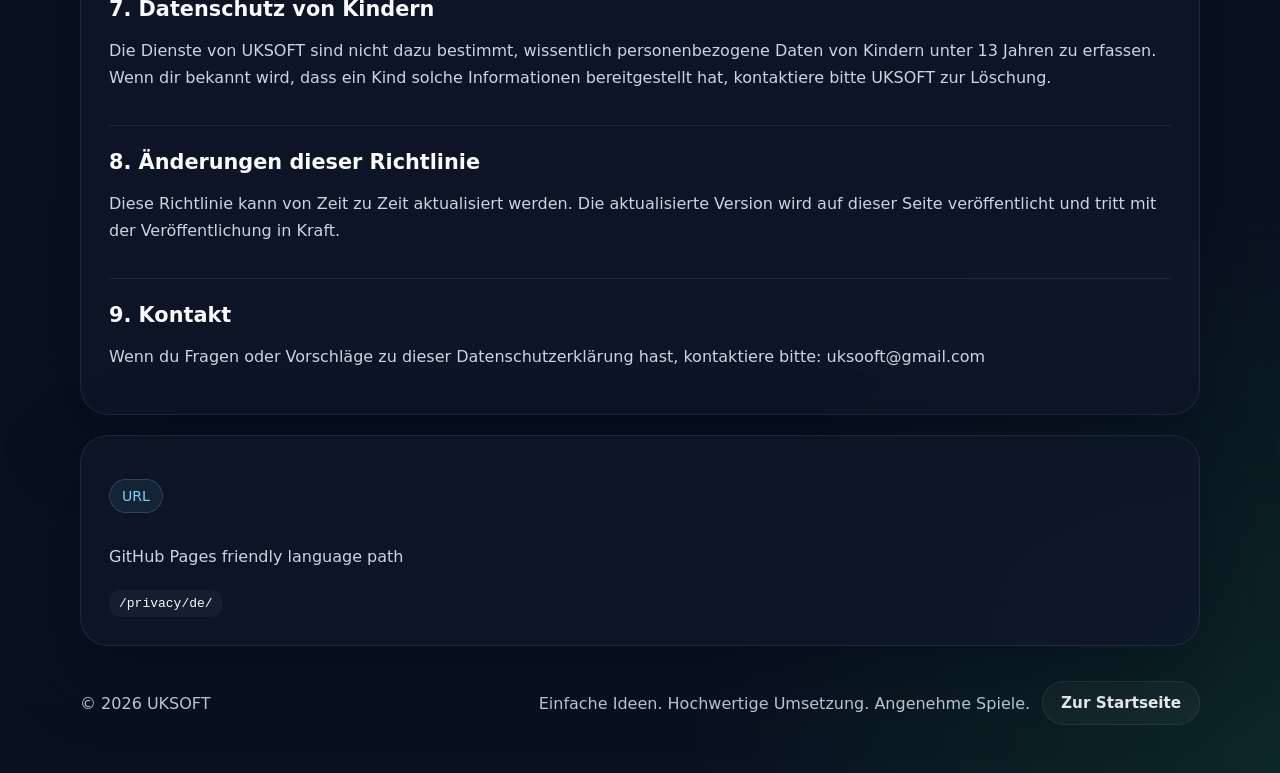
<file: privacy/de/index.html>
<!DOCTYPE html>
<html lang="de">
<head>
  <meta charset="UTF-8" />
  <meta name="viewport" content="width=device-width, initial-scale=1.0" />
  <title>Datenschutzerklärung</title>
  <meta name="description" content="Datenschutzerklärung" />
  <meta name="theme-color" content="#0f172a" />
  <link rel="icon" href="../../assets/favicon.ico" sizes="any" />
  <link rel="icon" type="image/png" sizes="32x32" href="../../assets/favicon-32x32.png" />
  <link rel="icon" type="image/png" sizes="16x16" href="../../assets/favicon-16x16.png" />
  <link rel="apple-touch-icon" href="../../assets/apple-touch-icon.png" />
  <link rel="preload" href="../../assets/icon.webp" as="image" />
<link rel="stylesheet" href="../../styles.css" />
</head>
<body>
  <div class="page-shell">
    <header class="site-header">
      <a class="brand" href="../../de/" aria-label="UKSOFT home">
        <img src="../../assets/icon.webp" alt="UKSOFT icon" class="brand-icon" />
        <div>
          <span class="brand-name">UKSOFT</span>
          <span class="brand-subtitle">Spieleentwickler bei Google Play</span>
        </div>
      </a>
      <nav class="language-nav" aria-label="Language selector">
        <a class="lang-pill" href="../../privacy/uk/" lang="uk">Українська</a>
        <a class="lang-pill" href="../../privacy/" lang="en">English</a>
        <a class="lang-pill active" href="../../privacy/de/" lang="de">Deutsch</a>
        <a class="lang-pill" href="../../privacy/pl/" lang="pl">Polski</a>
        <a class="lang-pill" href="../../privacy/ru/" lang="ru">Русский</a>
        <a class="lang-pill" href="../../privacy/tr/" lang="tr">Türkçe</a>
      </nav>
    </header>
    <main class="privacy-page">
      <section class="privacy-hero">
        <p class="section-label">Rechtliche Informationen</p>
        <h1>Datenschutzerklärung</h1>
        <p class="hero-text">Auf dieser Seite wird erklärt, wie UKSOFT Informationen beim Verwenden seiner Spiele und Dienste sammeln, nutzen und schützen kann.</p>
        <div class="hero-actions">
          <a class="button button-secondary" href="../../de/">Zur Startseite</a>
          <a class="button button-primary" href="mailto:uksooft@gmail.com">uksooft@gmail.com</a>
        </div>
      </section>
      <section class="privacy-card">
        <div class="privacy-section"><h2>1. Allgemeine Bestimmungen</h2><p>UKSOFT respektiert die Privatsphäre der Nutzer. Durch die Nutzung von UKSOFT-Spielen oder anderen Diensten stimmst du den auf dieser Seite beschriebenen Grundsätzen zu.</p></div>
        <div class="privacy-section"><h2>2. Welche Informationen gesammelt werden können</h2><p>Je nach App können technische Daten erfasst werden, die für den ordnungsgemäßen Betrieb, Analysen und Verbesserungen des Dienstes erforderlich sind, darunter Gerätetyp, Betriebssystem, Spracheinstellungen, IP-Adresse, Werbe-IDs, Absturzdaten und Nutzungsdaten innerhalb der App.</p><p>UKSOFT fordert ohne berechtigten Grund keine unnötigen personenbezogenen Daten an. Der Umfang der Daten kann von den Funktionen eines bestimmten Spiels oder integrierten Drittanbieterdiensten abhängen.</p></div>
        <div class="privacy-section"><h2>3. Wie die Informationen verwendet werden</h2><p>Die erhobenen Informationen können verwendet werden, um die Funktion der Apps zu unterstützen, die Stabilität zu verbessern, Fehler zu analysieren, Werbung anzuzeigen, Nutzungsanalysen durchzuführen und die Qualität der UKSOFT-Produkte zu verbessern.</p></div>
        <div class="privacy-section"><h2>4. Dienste von Drittanbietern</h2><p>Einige Apps können Dienste von Drittanbietern nutzen, die eigene Richtlinien zur Datenverarbeitung haben. Dazu können beispielsweise <a href="https://www.google.com/policies/privacy/" target="_blank" rel="noopener noreferrer">Google Play Services</a>, <a href="https://support.google.com/admob/answer/6128543?hl=en" target="_blank" rel="noopener noreferrer">AdMob</a>, <a href="https://unity3d.com/legal/privacy-policy" target="_blank" rel="noopener noreferrer">Unity</a> und <a href="https://firebase.google.com/support/privacy" target="_blank" rel="noopener noreferrer">Firebase</a> gehören.</p><p>Es wird empfohlen, auch die Datenschutzerklärungen der jeweiligen Drittanbieter zu lesen.</p></div>
        <div class="privacy-section"><h2>5. Werbung und Cookies</h2><p>Einige Spiele können Werbung oder Technologien enthalten, die Cookies ähneln und von Drittanbieter-Bibliotheken für Personalisierung, Analysen und Serviceverbesserung verwendet werden.</p></div>
        <div class="privacy-section"><h2>6. Datensicherheit</h2><p>UKSOFT bemüht sich um angemessene technische und organisatorische Maßnahmen zum Schutz von Informationen. Dennoch kann keine Übertragung über das Internet oder elektronische Speicherung absolute Sicherheit garantieren.</p></div>
        <div class="privacy-section"><h2>7. Datenschutz von Kindern</h2><p>Die Dienste von UKSOFT sind nicht dazu bestimmt, wissentlich personenbezogene Daten von Kindern unter 13 Jahren zu erfassen. Wenn dir bekannt wird, dass ein Kind solche Informationen bereitgestellt hat, kontaktiere bitte UKSOFT zur Löschung.</p></div>
        <div class="privacy-section"><h2>8. Änderungen dieser Richtlinie</h2><p>Diese Richtlinie kann von Zeit zu Zeit aktualisiert werden. Die aktualisierte Version wird auf dieser Seite veröffentlicht und tritt mit der Veröffentlichung in Kraft.</p></div>
        <div class="privacy-section"><h2>9. Kontakt</h2><p>Wenn du Fragen oder Vorschläge zu dieser Datenschutzerklärung hast, kontaktiere bitte: uksooft@gmail.com</p></div>
      </section>
      <section class="route-card">
        <p class="section-label">URL</p>
        <p class="route-note">GitHub Pages friendly language path</p>
        <code>/privacy/de/</code>
      </section>
    </main>
    <footer class="site-footer">
      <p>© 2026 UKSOFT</p>
      <div class="footer-links">
        <p>Einfache Ideen. Hochwertige Umsetzung. Angenehme Spiele.</p>
        <a href="../../de/" class="footer-link">Zur Startseite</a>
      </div>
    </footer>
  </div>
</body>
</html>
</file>
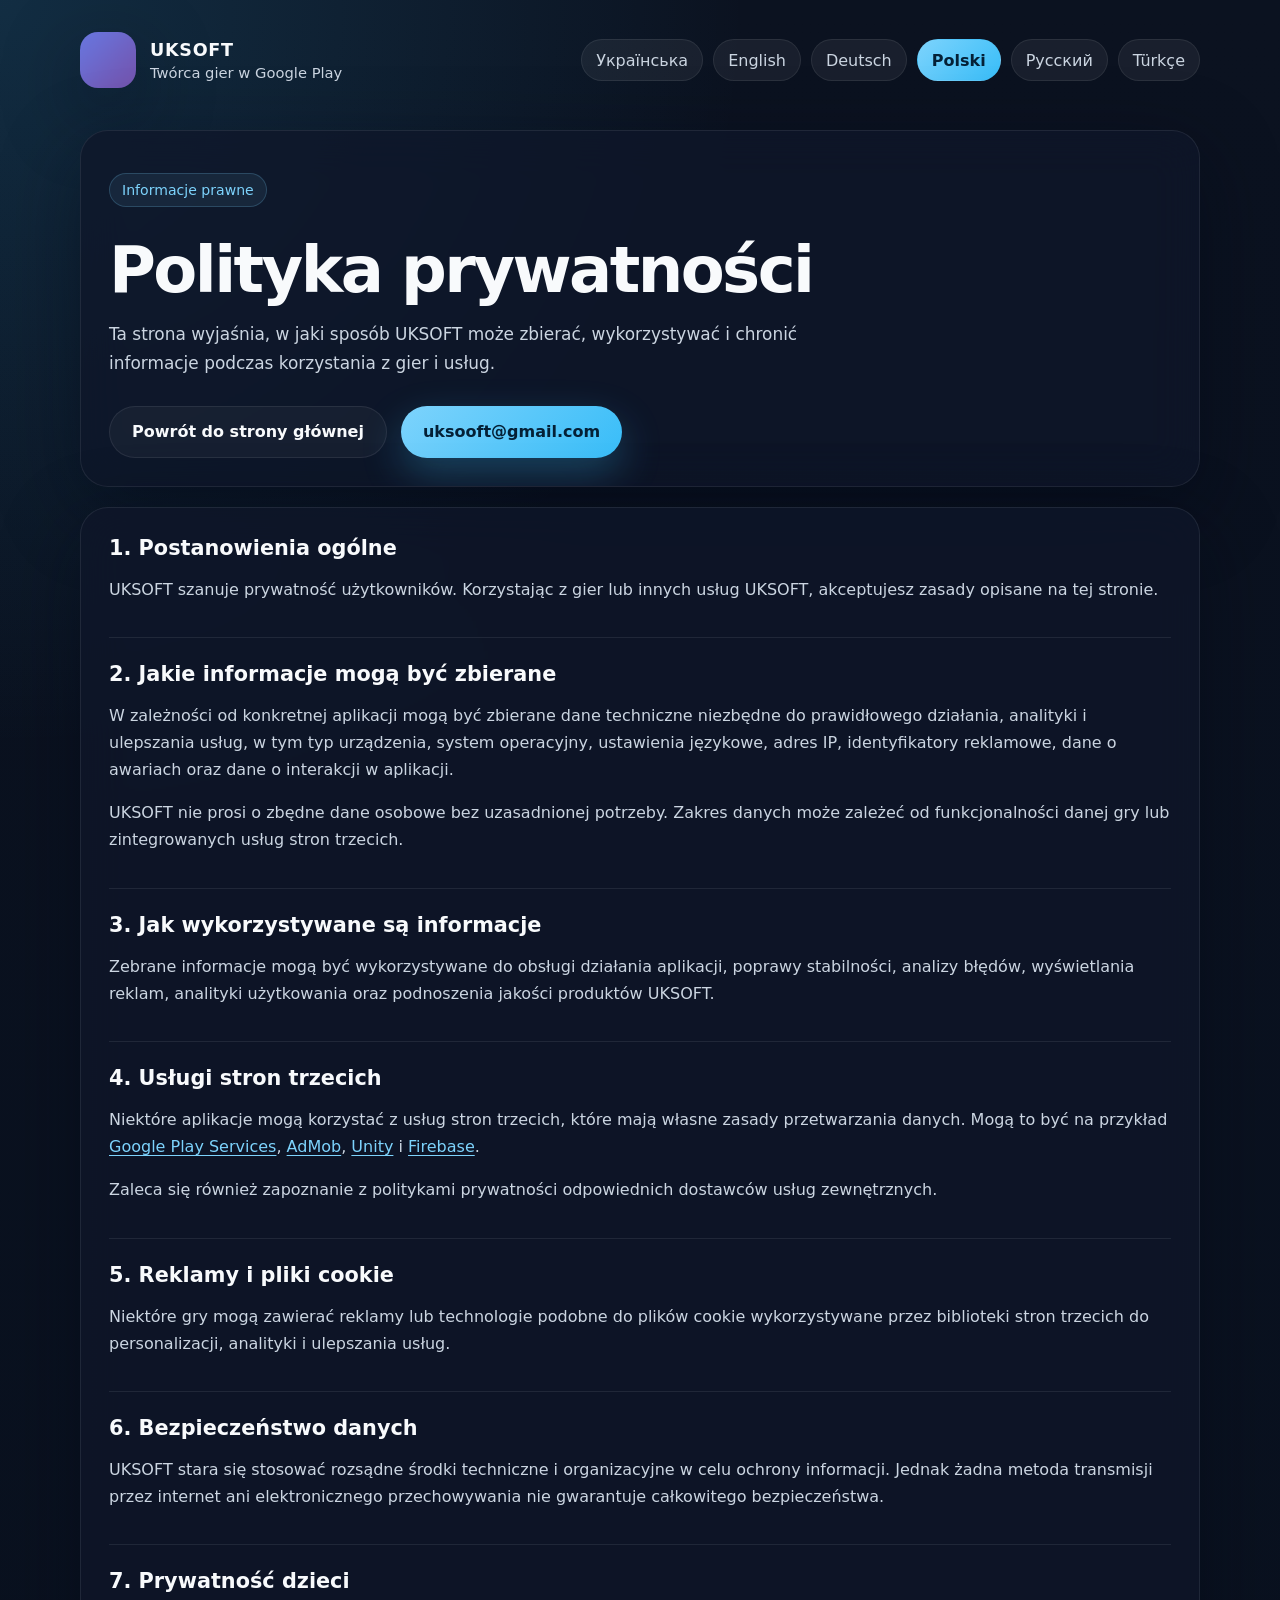
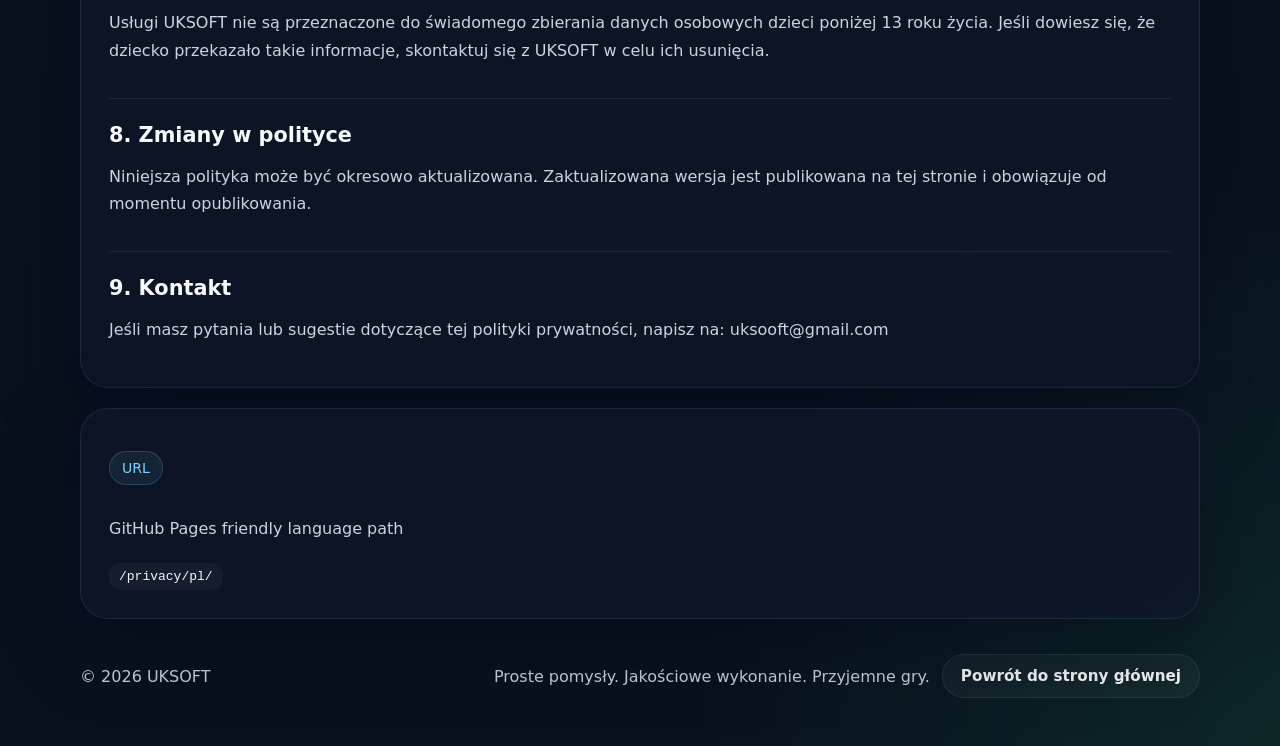
<file: privacy/pl/index.html>
<!DOCTYPE html>
<html lang="pl">
<head>
  <meta charset="UTF-8" />
  <meta name="viewport" content="width=device-width, initial-scale=1.0" />
  <title>Polityka prywatności</title>
  <meta name="description" content="Polityka prywatności" />
  <meta name="theme-color" content="#0f172a" />
  <link rel="icon" href="../../assets/favicon.ico" sizes="any" />
  <link rel="icon" type="image/png" sizes="32x32" href="../../assets/favicon-32x32.png" />
  <link rel="icon" type="image/png" sizes="16x16" href="../../assets/favicon-16x16.png" />
  <link rel="apple-touch-icon" href="../../assets/apple-touch-icon.png" />
  <link rel="preload" href="../../assets/icon.webp" as="image" />
<link rel="stylesheet" href="../../styles.css" />
</head>
<body>
  <div class="page-shell">
    <header class="site-header">
      <a class="brand" href="../../pl/" aria-label="UKSOFT home">
        <img src="../../assets/icon.webp" alt="UKSOFT icon" class="brand-icon" />
        <div>
          <span class="brand-name">UKSOFT</span>
          <span class="brand-subtitle">Twórca gier w Google Play</span>
        </div>
      </a>
      <nav class="language-nav" aria-label="Language selector">
        <a class="lang-pill" href="../../privacy/uk/" lang="uk">Українська</a>
        <a class="lang-pill" href="../../privacy/" lang="en">English</a>
        <a class="lang-pill" href="../../privacy/de/" lang="de">Deutsch</a>
        <a class="lang-pill active" href="../../privacy/pl/" lang="pl">Polski</a>
        <a class="lang-pill" href="../../privacy/ru/" lang="ru">Русский</a>
        <a class="lang-pill" href="../../privacy/tr/" lang="tr">Türkçe</a>
      </nav>
    </header>
    <main class="privacy-page">
      <section class="privacy-hero">
        <p class="section-label">Informacje prawne</p>
        <h1>Polityka prywatności</h1>
        <p class="hero-text">Ta strona wyjaśnia, w jaki sposób UKSOFT może zbierać, wykorzystywać i chronić informacje podczas korzystania z gier i usług.</p>
        <div class="hero-actions">
          <a class="button button-secondary" href="../../pl/">Powrót do strony głównej</a>
          <a class="button button-primary" href="mailto:uksooft@gmail.com">uksooft@gmail.com</a>
        </div>
      </section>
      <section class="privacy-card">
        <div class="privacy-section"><h2>1. Postanowienia ogólne</h2><p>UKSOFT szanuje prywatność użytkowników. Korzystając z gier lub innych usług UKSOFT, akceptujesz zasady opisane na tej stronie.</p></div>
        <div class="privacy-section"><h2>2. Jakie informacje mogą być zbierane</h2><p>W zależności od konkretnej aplikacji mogą być zbierane dane techniczne niezbędne do prawidłowego działania, analityki i ulepszania usług, w tym typ urządzenia, system operacyjny, ustawienia językowe, adres IP, identyfikatory reklamowe, dane o awariach oraz dane o interakcji w aplikacji.</p><p>UKSOFT nie prosi o zbędne dane osobowe bez uzasadnionej potrzeby. Zakres danych może zależeć od funkcjonalności danej gry lub zintegrowanych usług stron trzecich.</p></div>
        <div class="privacy-section"><h2>3. Jak wykorzystywane są informacje</h2><p>Zebrane informacje mogą być wykorzystywane do obsługi działania aplikacji, poprawy stabilności, analizy błędów, wyświetlania reklam, analityki użytkowania oraz podnoszenia jakości produktów UKSOFT.</p></div>
        <div class="privacy-section"><h2>4. Usługi stron trzecich</h2><p>Niektóre aplikacje mogą korzystać z usług stron trzecich, które mają własne zasady przetwarzania danych. Mogą to być na przykład <a href="https://www.google.com/policies/privacy/" target="_blank" rel="noopener noreferrer">Google Play Services</a>, <a href="https://support.google.com/admob/answer/6128543?hl=en" target="_blank" rel="noopener noreferrer">AdMob</a>, <a href="https://unity3d.com/legal/privacy-policy" target="_blank" rel="noopener noreferrer">Unity</a> i <a href="https://firebase.google.com/support/privacy" target="_blank" rel="noopener noreferrer">Firebase</a>.</p><p>Zaleca się również zapoznanie z politykami prywatności odpowiednich dostawców usług zewnętrznych.</p></div>
        <div class="privacy-section"><h2>5. Reklamy i pliki cookie</h2><p>Niektóre gry mogą zawierać reklamy lub technologie podobne do plików cookie wykorzystywane przez biblioteki stron trzecich do personalizacji, analityki i ulepszania usług.</p></div>
        <div class="privacy-section"><h2>6. Bezpieczeństwo danych</h2><p>UKSOFT stara się stosować rozsądne środki techniczne i organizacyjne w celu ochrony informacji. Jednak żadna metoda transmisji przez internet ani elektronicznego przechowywania nie gwarantuje całkowitego bezpieczeństwa.</p></div>
        <div class="privacy-section"><h2>7. Prywatność dzieci</h2><p>Usługi UKSOFT nie są przeznaczone do świadomego zbierania danych osobowych dzieci poniżej 13 roku życia. Jeśli dowiesz się, że dziecko przekazało takie informacje, skontaktuj się z UKSOFT w celu ich usunięcia.</p></div>
        <div class="privacy-section"><h2>8. Zmiany w polityce</h2><p>Niniejsza polityka może być okresowo aktualizowana. Zaktualizowana wersja jest publikowana na tej stronie i obowiązuje od momentu opublikowania.</p></div>
        <div class="privacy-section"><h2>9. Kontakt</h2><p>Jeśli masz pytania lub sugestie dotyczące tej polityki prywatności, napisz na: uksooft@gmail.com</p></div>
      </section>
      <section class="route-card">
        <p class="section-label">URL</p>
        <p class="route-note">GitHub Pages friendly language path</p>
        <code>/privacy/pl/</code>
      </section>
    </main>
    <footer class="site-footer">
      <p>© 2026 UKSOFT</p>
      <div class="footer-links">
        <p>Proste pomysły. Jakościowe wykonanie. Przyjemne gry.</p>
        <a href="../../pl/" class="footer-link">Powrót do strony głównej</a>
      </div>
    </footer>
  </div>
</body>
</html>
</file>
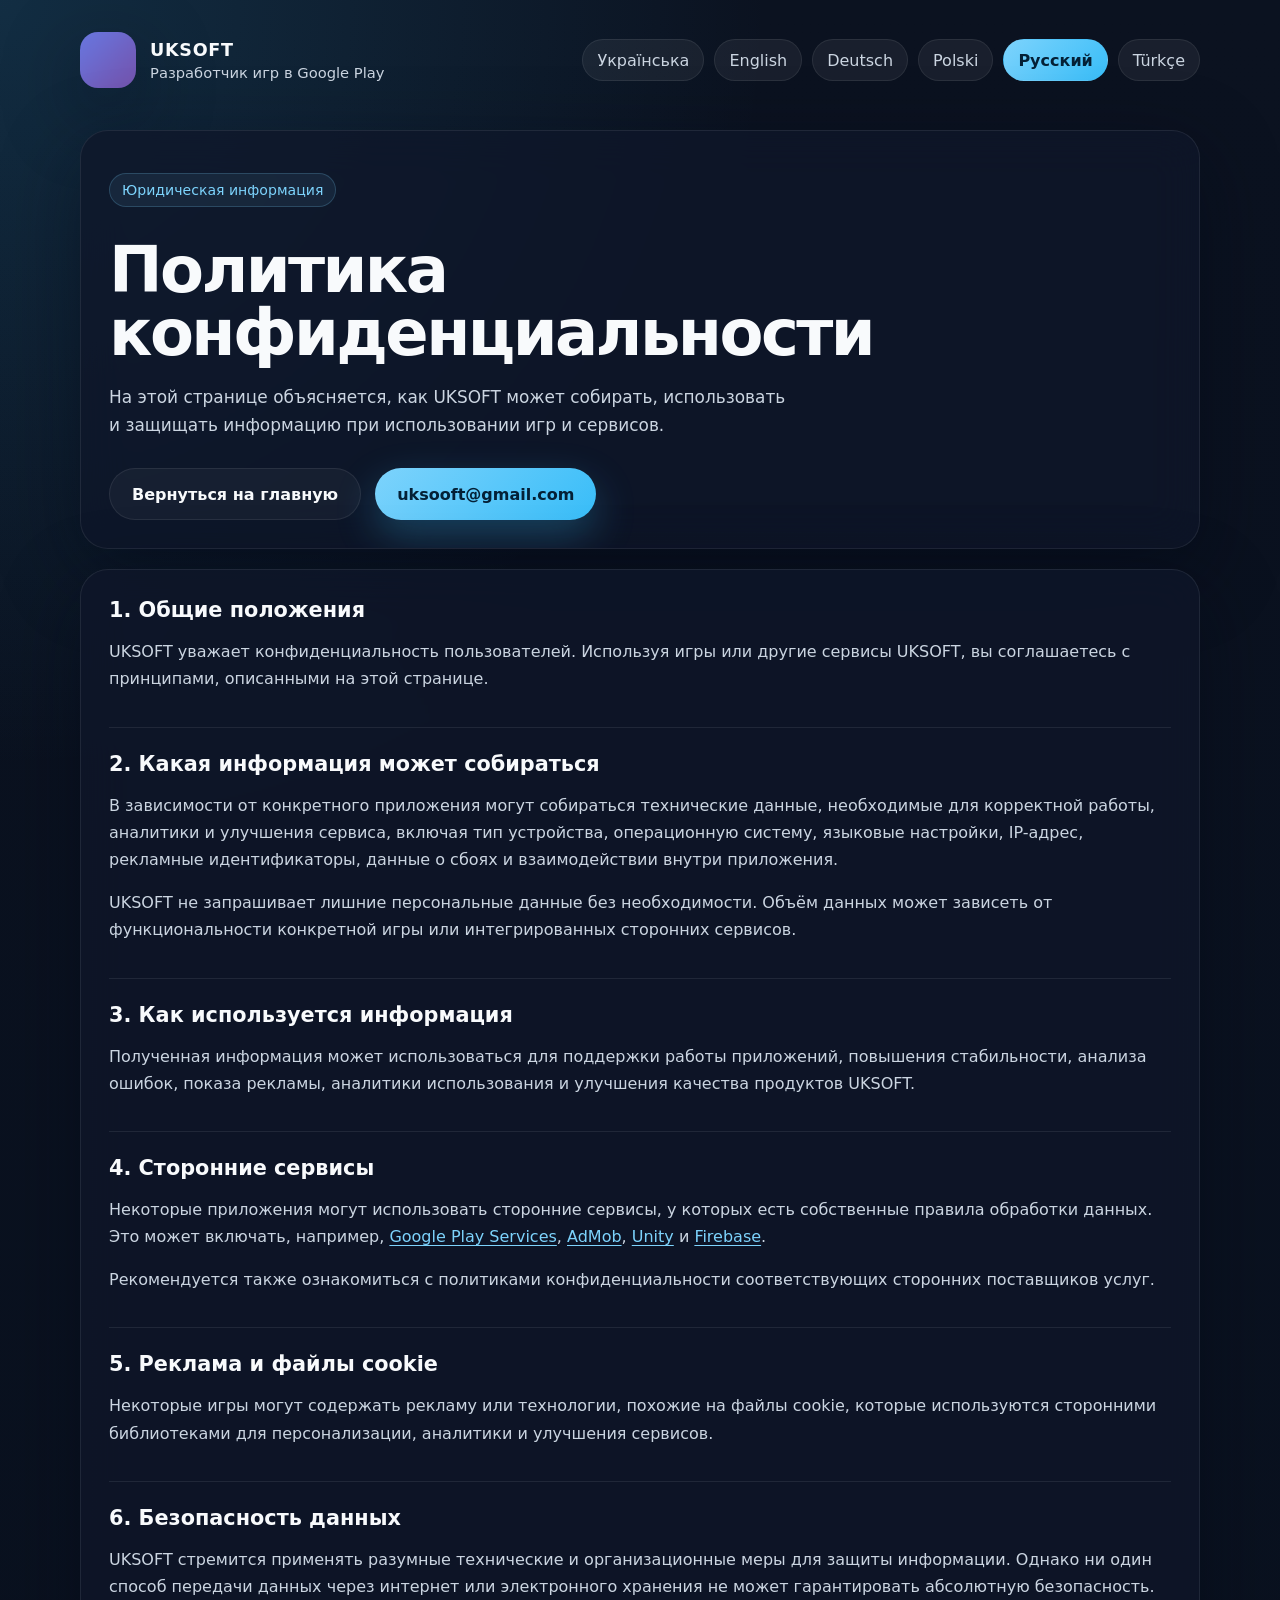
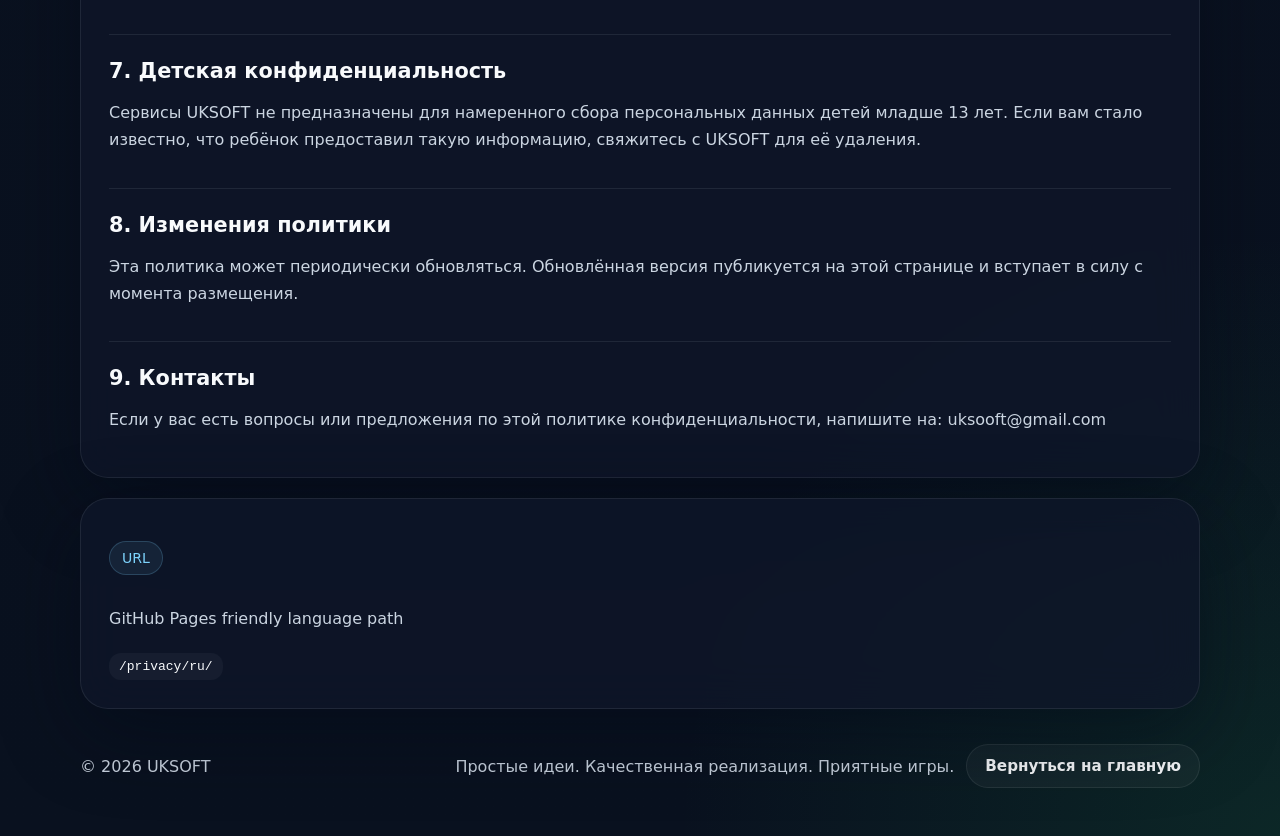
<file: privacy/ru/index.html>
<!DOCTYPE html>
<html lang="ru">
<head>
  <meta charset="UTF-8" />
  <meta name="viewport" content="width=device-width, initial-scale=1.0" />
  <title>Политика конфиденциальности</title>
  <meta name="description" content="Политика конфиденциальности" />
  <meta name="theme-color" content="#0f172a" />
  <link rel="icon" href="../../assets/favicon.ico" sizes="any" />
  <link rel="icon" type="image/png" sizes="32x32" href="../../assets/favicon-32x32.png" />
  <link rel="icon" type="image/png" sizes="16x16" href="../../assets/favicon-16x16.png" />
  <link rel="apple-touch-icon" href="../../assets/apple-touch-icon.png" />
  <link rel="preload" href="../../assets/icon.webp" as="image" />
<link rel="stylesheet" href="../../styles.css" />
</head>
<body>
  <div class="page-shell">
    <header class="site-header">
      <a class="brand" href="../../ru/" aria-label="UKSOFT home">
        <img src="../../assets/icon.webp" alt="UKSOFT icon" class="brand-icon" />
        <div>
          <span class="brand-name">UKSOFT</span>
          <span class="brand-subtitle">Разработчик игр в Google Play</span>
        </div>
      </a>
      <nav class="language-nav" aria-label="Language selector">
        <a class="lang-pill" href="../../privacy/uk/" lang="uk">Українська</a>
        <a class="lang-pill" href="../../privacy/" lang="en">English</a>
        <a class="lang-pill" href="../../privacy/de/" lang="de">Deutsch</a>
        <a class="lang-pill" href="../../privacy/pl/" lang="pl">Polski</a>
        <a class="lang-pill active" href="../../privacy/ru/" lang="ru">Русский</a>
        <a class="lang-pill" href="../../privacy/tr/" lang="tr">Türkçe</a>
      </nav>
    </header>
    <main class="privacy-page">
      <section class="privacy-hero">
        <p class="section-label">Юридическая информация</p>
        <h1>Политика конфиденциальности</h1>
        <p class="hero-text">На этой странице объясняется, как UKSOFT может собирать, использовать и защищать информацию при использовании игр и сервисов.</p>
        <div class="hero-actions">
          <a class="button button-secondary" href="../../ru/">Вернуться на главную</a>
          <a class="button button-primary" href="mailto:uksooft@gmail.com">uksooft@gmail.com</a>
        </div>
      </section>
      <section class="privacy-card">
        <div class="privacy-section"><h2>1. Общие положения</h2><p>UKSOFT уважает конфиденциальность пользователей. Используя игры или другие сервисы UKSOFT, вы соглашаетесь с принципами, описанными на этой странице.</p></div>
        <div class="privacy-section"><h2>2. Какая информация может собираться</h2><p>В зависимости от конкретного приложения могут собираться технические данные, необходимые для корректной работы, аналитики и улучшения сервиса, включая тип устройства, операционную систему, языковые настройки, IP-адрес, рекламные идентификаторы, данные о сбоях и взаимодействии внутри приложения.</p><p>UKSOFT не запрашивает лишние персональные данные без необходимости. Объём данных может зависеть от функциональности конкретной игры или интегрированных сторонних сервисов.</p></div>
        <div class="privacy-section"><h2>3. Как используется информация</h2><p>Полученная информация может использоваться для поддержки работы приложений, повышения стабильности, анализа ошибок, показа рекламы, аналитики использования и улучшения качества продуктов UKSOFT.</p></div>
        <div class="privacy-section"><h2>4. Сторонние сервисы</h2><p>Некоторые приложения могут использовать сторонние сервисы, у которых есть собственные правила обработки данных. Это может включать, например, <a href="https://www.google.com/policies/privacy/" target="_blank" rel="noopener noreferrer">Google Play Services</a>, <a href="https://support.google.com/admob/answer/6128543?hl=en" target="_blank" rel="noopener noreferrer">AdMob</a>, <a href="https://unity3d.com/legal/privacy-policy" target="_blank" rel="noopener noreferrer">Unity</a> и <a href="https://firebase.google.com/support/privacy" target="_blank" rel="noopener noreferrer">Firebase</a>.</p><p>Рекомендуется также ознакомиться с политиками конфиденциальности соответствующих сторонних поставщиков услуг.</p></div>
        <div class="privacy-section"><h2>5. Реклама и файлы cookie</h2><p>Некоторые игры могут содержать рекламу или технологии, похожие на файлы cookie, которые используются сторонними библиотеками для персонализации, аналитики и улучшения сервисов.</p></div>
        <div class="privacy-section"><h2>6. Безопасность данных</h2><p>UKSOFT стремится применять разумные технические и организационные меры для защиты информации. Однако ни один способ передачи данных через интернет или электронного хранения не может гарантировать абсолютную безопасность.</p></div>
        <div class="privacy-section"><h2>7. Детская конфиденциальность</h2><p>Сервисы UKSOFT не предназначены для намеренного сбора персональных данных детей младше 13 лет. Если вам стало известно, что ребёнок предоставил такую информацию, свяжитесь с UKSOFT для её удаления.</p></div>
        <div class="privacy-section"><h2>8. Изменения политики</h2><p>Эта политика может периодически обновляться. Обновлённая версия публикуется на этой странице и вступает в силу с момента размещения.</p></div>
        <div class="privacy-section"><h2>9. Контакты</h2><p>Если у вас есть вопросы или предложения по этой политике конфиденциальности, напишите на: uksooft@gmail.com</p></div>
      </section>
      <section class="route-card">
        <p class="section-label">URL</p>
        <p class="route-note">GitHub Pages friendly language path</p>
        <code>/privacy/ru/</code>
      </section>
    </main>
    <footer class="site-footer">
      <p>© 2026 UKSOFT</p>
      <div class="footer-links">
        <p>Простые идеи. Качественная реализация. Приятные игры.</p>
        <a href="../../ru/" class="footer-link">Вернуться на главную</a>
      </div>
    </footer>
  </div>
</body>
</html>
</file>
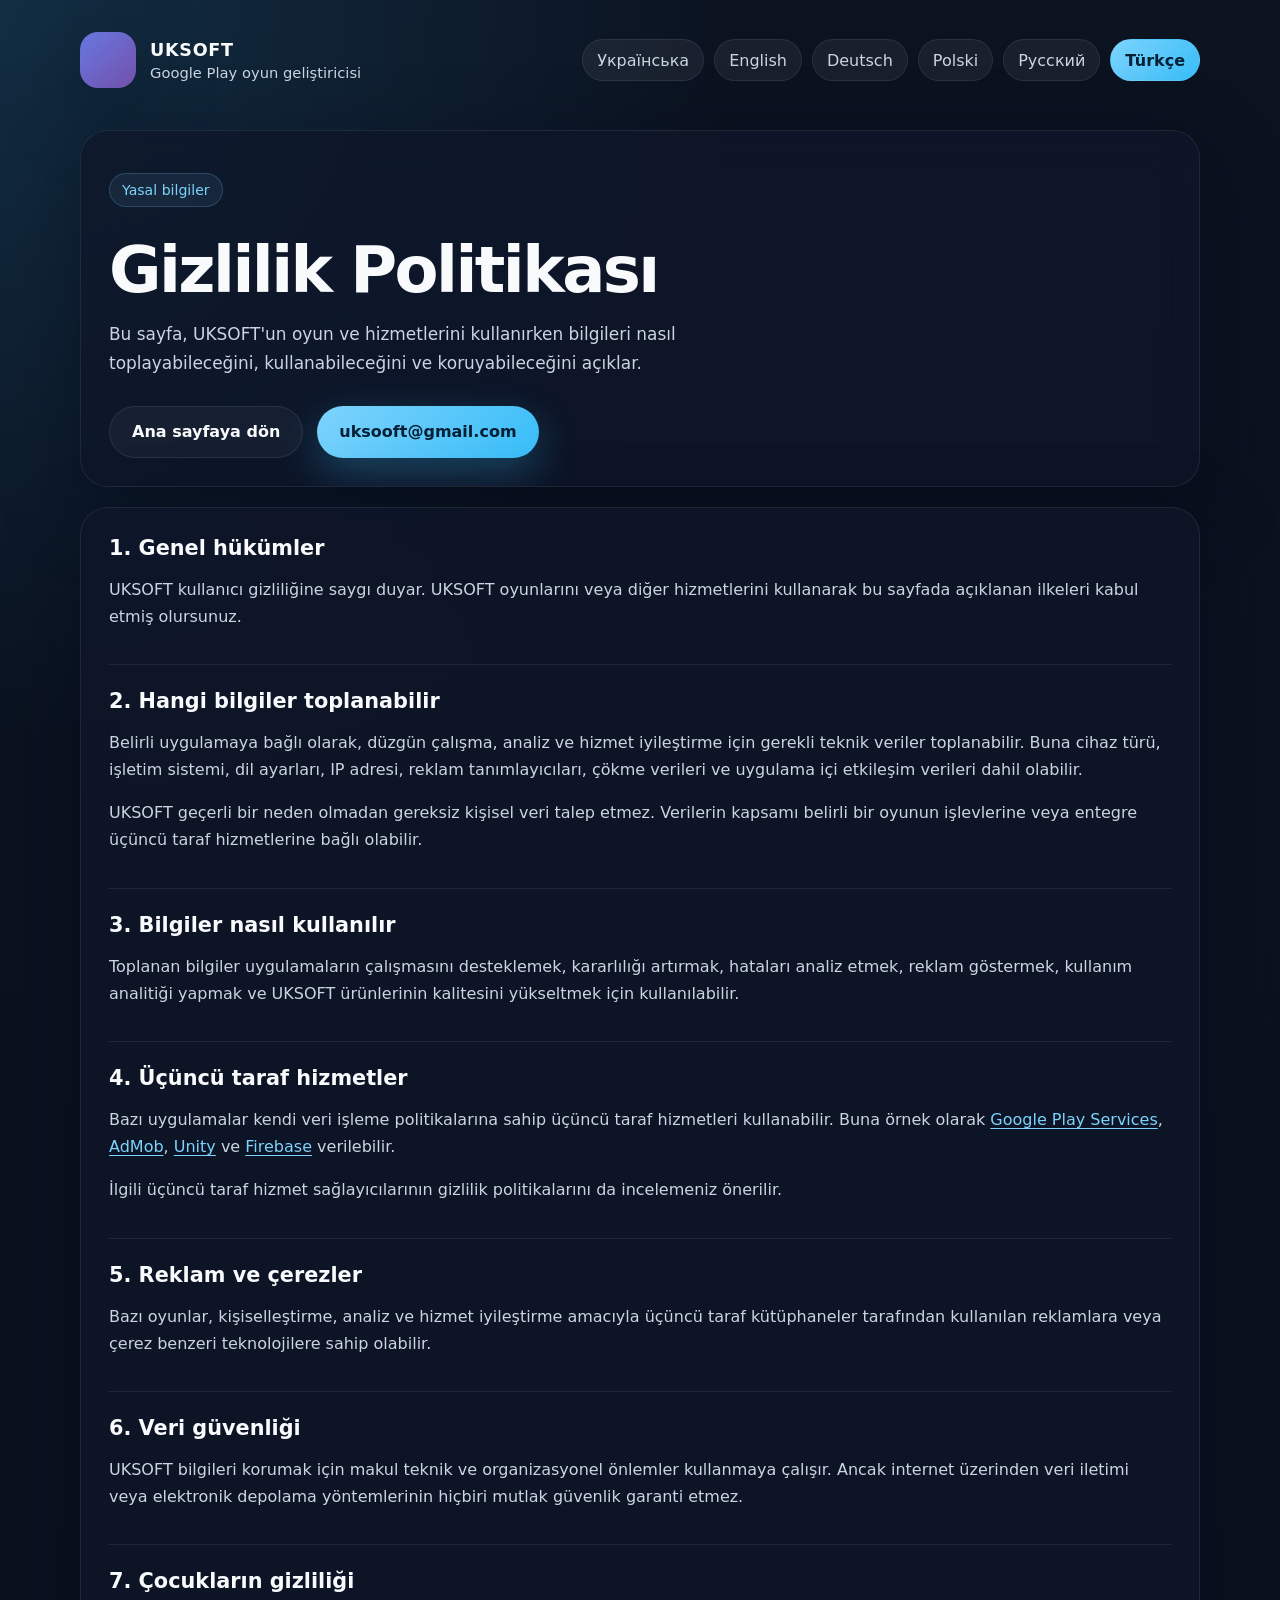
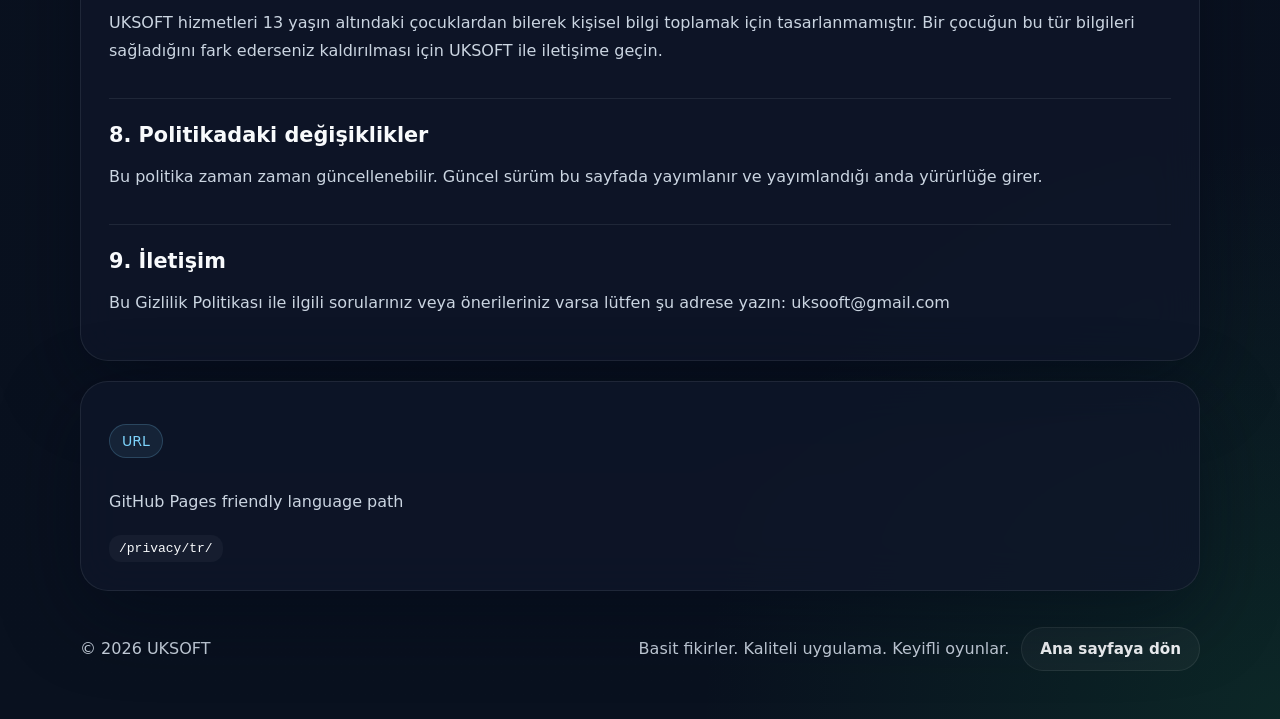
<file: privacy/tr/index.html>
<!DOCTYPE html>
<html lang="tr">
<head>
  <meta charset="UTF-8" />
  <meta name="viewport" content="width=device-width, initial-scale=1.0" />
  <title>Gizlilik Politikası</title>
  <meta name="description" content="Gizlilik Politikası" />
  <meta name="theme-color" content="#0f172a" />
  <link rel="icon" href="../../assets/favicon.ico" sizes="any" />
  <link rel="icon" type="image/png" sizes="32x32" href="../../assets/favicon-32x32.png" />
  <link rel="icon" type="image/png" sizes="16x16" href="../../assets/favicon-16x16.png" />
  <link rel="apple-touch-icon" href="../../assets/apple-touch-icon.png" />
  <link rel="preload" href="../../assets/icon.webp" as="image" />
<link rel="stylesheet" href="../../styles.css" />
</head>
<body>
  <div class="page-shell">
    <header class="site-header">
      <a class="brand" href="../../tr/" aria-label="UKSOFT home">
        <img src="../../assets/icon.webp" alt="UKSOFT icon" class="brand-icon" />
        <div>
          <span class="brand-name">UKSOFT</span>
          <span class="brand-subtitle">Google Play oyun geliştiricisi</span>
        </div>
      </a>
      <nav class="language-nav" aria-label="Language selector">
        <a class="lang-pill" href="../../privacy/uk/" lang="uk">Українська</a>
        <a class="lang-pill" href="../../privacy/" lang="en">English</a>
        <a class="lang-pill" href="../../privacy/de/" lang="de">Deutsch</a>
        <a class="lang-pill" href="../../privacy/pl/" lang="pl">Polski</a>
        <a class="lang-pill" href="../../privacy/ru/" lang="ru">Русский</a>
        <a class="lang-pill active" href="../../privacy/tr/" lang="tr">Türkçe</a>
      </nav>
    </header>
    <main class="privacy-page">
      <section class="privacy-hero">
        <p class="section-label">Yasal bilgiler</p>
        <h1>Gizlilik Politikası</h1>
        <p class="hero-text">Bu sayfa, UKSOFT'un oyun ve hizmetlerini kullanırken bilgileri nasıl toplayabileceğini, kullanabileceğini ve koruyabileceğini açıklar.</p>
        <div class="hero-actions">
          <a class="button button-secondary" href="../../tr/">Ana sayfaya dön</a>
          <a class="button button-primary" href="mailto:uksooft@gmail.com">uksooft@gmail.com</a>
        </div>
      </section>
      <section class="privacy-card">
        <div class="privacy-section"><h2>1. Genel hükümler</h2><p>UKSOFT kullanıcı gizliliğine saygı duyar. UKSOFT oyunlarını veya diğer hizmetlerini kullanarak bu sayfada açıklanan ilkeleri kabul etmiş olursunuz.</p></div>
        <div class="privacy-section"><h2>2. Hangi bilgiler toplanabilir</h2><p>Belirli uygulamaya bağlı olarak, düzgün çalışma, analiz ve hizmet iyileştirme için gerekli teknik veriler toplanabilir. Buna cihaz türü, işletim sistemi, dil ayarları, IP adresi, reklam tanımlayıcıları, çökme verileri ve uygulama içi etkileşim verileri dahil olabilir.</p><p>UKSOFT geçerli bir neden olmadan gereksiz kişisel veri talep etmez. Verilerin kapsamı belirli bir oyunun işlevlerine veya entegre üçüncü taraf hizmetlerine bağlı olabilir.</p></div>
        <div class="privacy-section"><h2>3. Bilgiler nasıl kullanılır</h2><p>Toplanan bilgiler uygulamaların çalışmasını desteklemek, kararlılığı artırmak, hataları analiz etmek, reklam göstermek, kullanım analitiği yapmak ve UKSOFT ürünlerinin kalitesini yükseltmek için kullanılabilir.</p></div>
        <div class="privacy-section"><h2>4. Üçüncü taraf hizmetler</h2><p>Bazı uygulamalar kendi veri işleme politikalarına sahip üçüncü taraf hizmetleri kullanabilir. Buna örnek olarak <a href="https://www.google.com/policies/privacy/" target="_blank" rel="noopener noreferrer">Google Play Services</a>, <a href="https://support.google.com/admob/answer/6128543?hl=en" target="_blank" rel="noopener noreferrer">AdMob</a>, <a href="https://unity3d.com/legal/privacy-policy" target="_blank" rel="noopener noreferrer">Unity</a> ve <a href="https://firebase.google.com/support/privacy" target="_blank" rel="noopener noreferrer">Firebase</a> verilebilir.</p><p>İlgili üçüncü taraf hizmet sağlayıcılarının gizlilik politikalarını da incelemeniz önerilir.</p></div>
        <div class="privacy-section"><h2>5. Reklam ve çerezler</h2><p>Bazı oyunlar, kişiselleştirme, analiz ve hizmet iyileştirme amacıyla üçüncü taraf kütüphaneler tarafından kullanılan reklamlara veya çerez benzeri teknolojilere sahip olabilir.</p></div>
        <div class="privacy-section"><h2>6. Veri güvenliği</h2><p>UKSOFT bilgileri korumak için makul teknik ve organizasyonel önlemler kullanmaya çalışır. Ancak internet üzerinden veri iletimi veya elektronik depolama yöntemlerinin hiçbiri mutlak güvenlik garanti etmez.</p></div>
        <div class="privacy-section"><h2>7. Çocukların gizliliği</h2><p>UKSOFT hizmetleri 13 yaşın altındaki çocuklardan bilerek kişisel bilgi toplamak için tasarlanmamıştır. Bir çocuğun bu tür bilgileri sağladığını fark ederseniz kaldırılması için UKSOFT ile iletişime geçin.</p></div>
        <div class="privacy-section"><h2>8. Politikadaki değişiklikler</h2><p>Bu politika zaman zaman güncellenebilir. Güncel sürüm bu sayfada yayımlanır ve yayımlandığı anda yürürlüğe girer.</p></div>
        <div class="privacy-section"><h2>9. İletişim</h2><p>Bu Gizlilik Politikası ile ilgili sorularınız veya önerileriniz varsa lütfen şu adrese yazın: uksooft@gmail.com</p></div>
      </section>
      <section class="route-card">
        <p class="section-label">URL</p>
        <p class="route-note">GitHub Pages friendly language path</p>
        <code>/privacy/tr/</code>
      </section>
    </main>
    <footer class="site-footer">
      <p>© 2026 UKSOFT</p>
      <div class="footer-links">
        <p>Basit fikirler. Kaliteli uygulama. Keyifli oyunlar.</p>
        <a href="../../tr/" class="footer-link">Ana sayfaya dön</a>
      </div>
    </footer>
  </div>
</body>
</html>
</file>
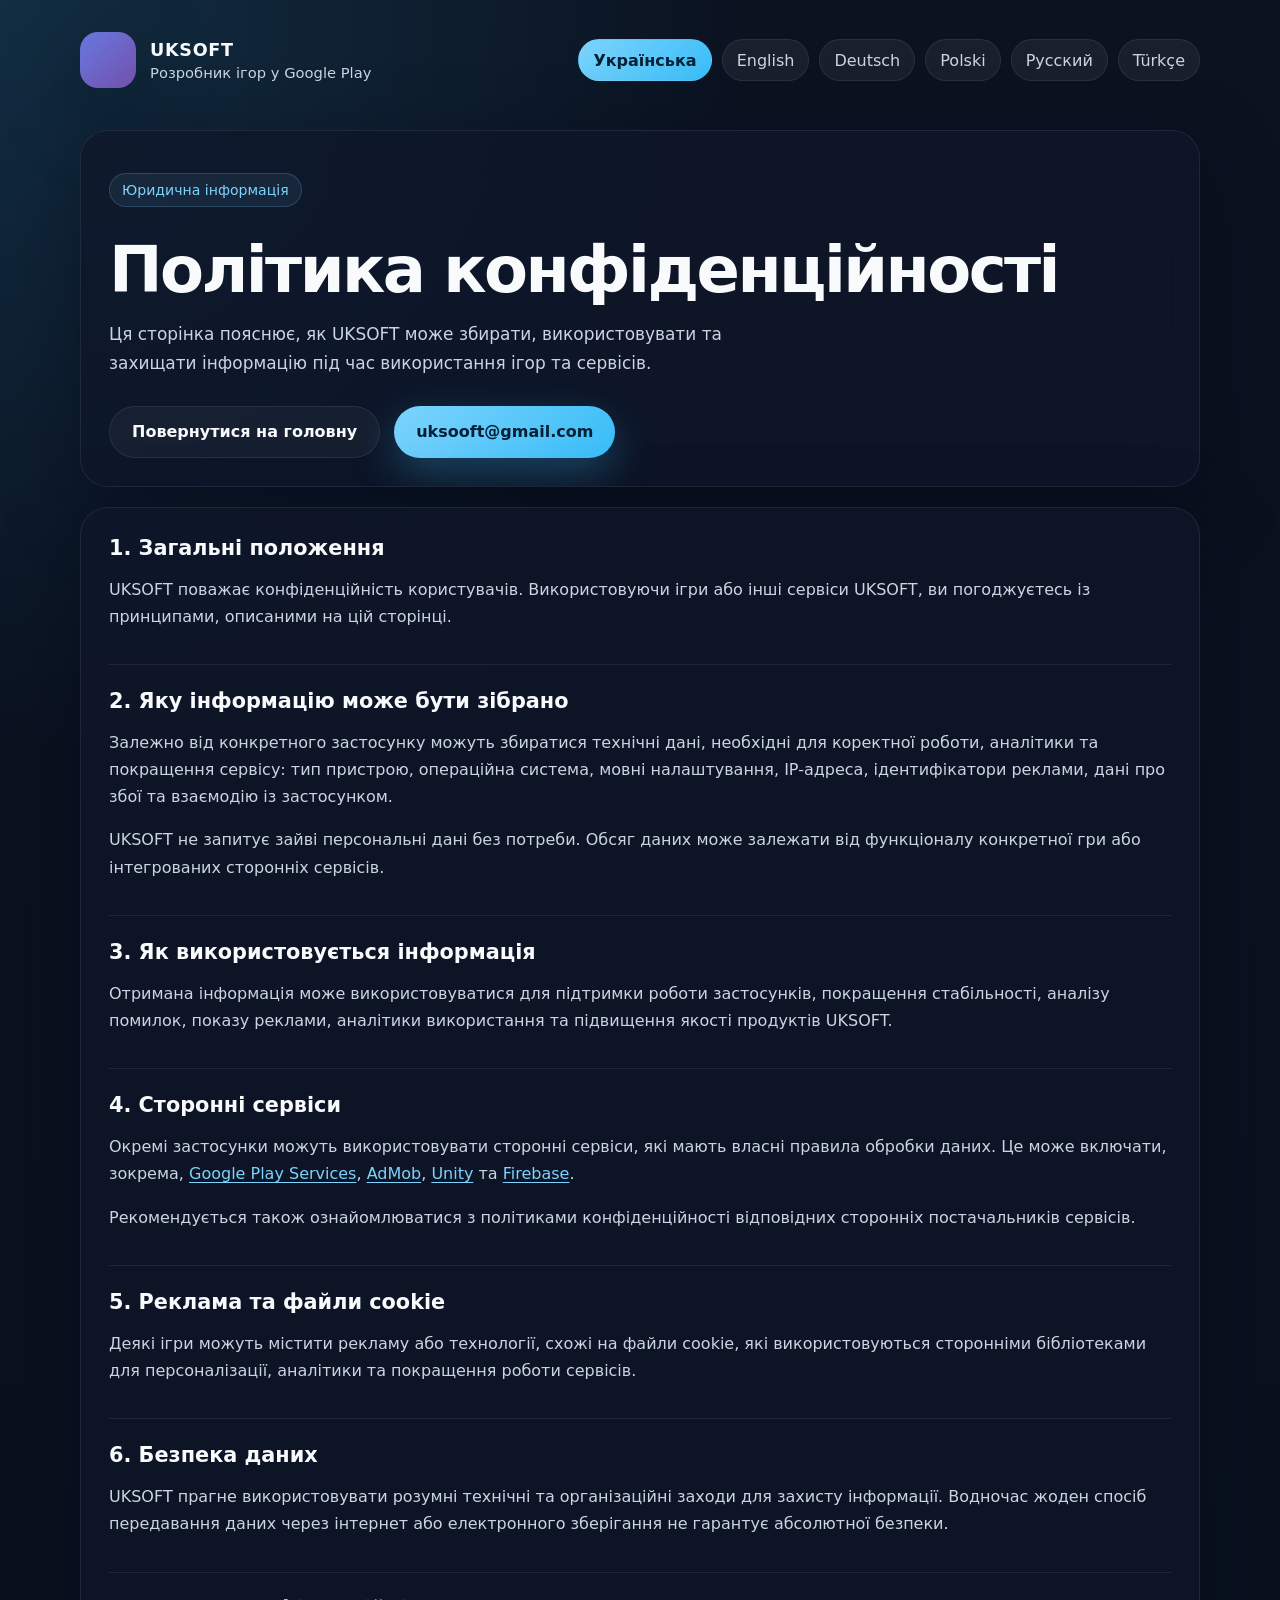
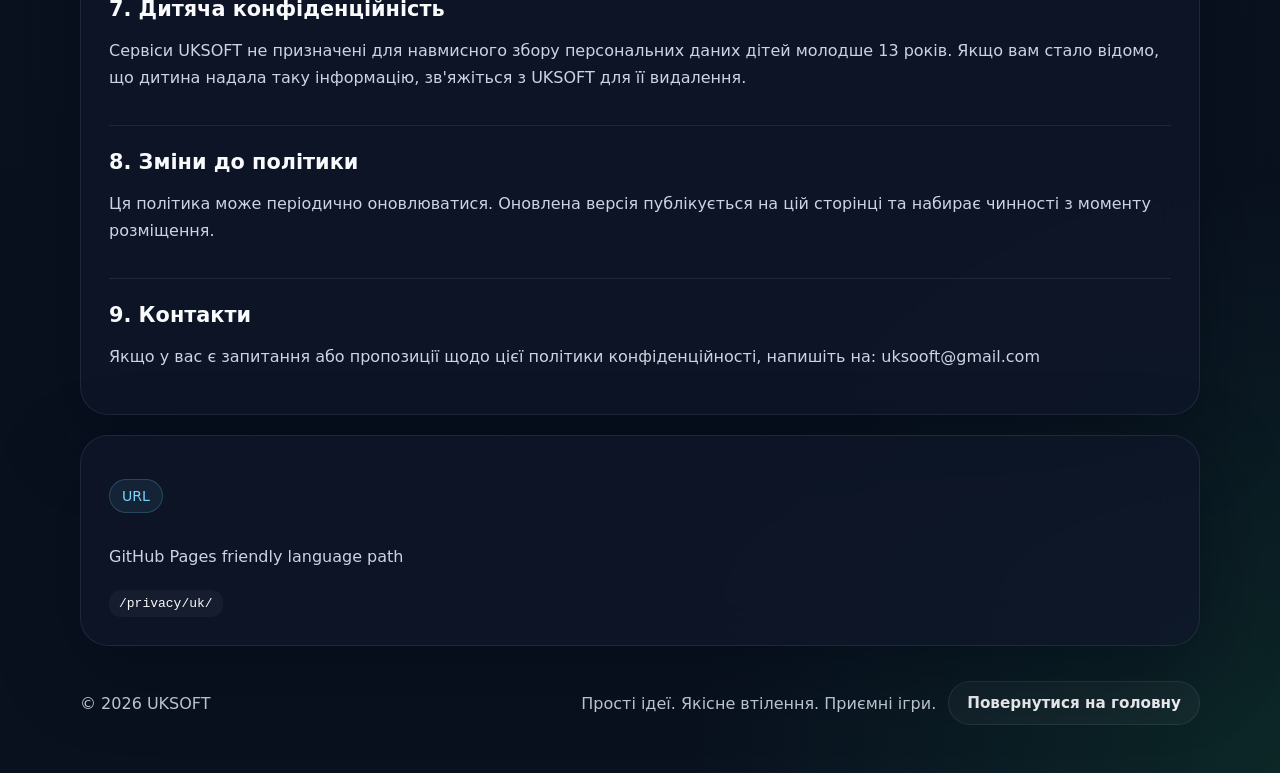
<file: privacy/uk/index.html>
<!DOCTYPE html>
<html lang="uk">
<head>
  <meta charset="UTF-8" />
  <meta name="viewport" content="width=device-width, initial-scale=1.0" />
  <title>Політика конфіденційності</title>
  <meta name="description" content="Політика конфіденційності" />
  <meta name="theme-color" content="#0f172a" />
  <link rel="icon" href="../../assets/favicon.ico" sizes="any" />
  <link rel="icon" type="image/png" sizes="32x32" href="../../assets/favicon-32x32.png" />
  <link rel="icon" type="image/png" sizes="16x16" href="../../assets/favicon-16x16.png" />
  <link rel="apple-touch-icon" href="../../assets/apple-touch-icon.png" />
  <link rel="preload" href="../../assets/icon.webp" as="image" />
<link rel="stylesheet" href="../../styles.css" />
</head>
<body>
  <div class="page-shell">
    <header class="site-header">
      <a class="brand" href="../../" aria-label="UKSOFT home">
        <img src="../../assets/icon.webp" alt="UKSOFT icon" class="brand-icon" />
        <div>
          <span class="brand-name">UKSOFT</span>
          <span class="brand-subtitle">Розробник ігор у Google Play</span>
        </div>
      </a>
      <nav class="language-nav" aria-label="Language selector">
        <a class="lang-pill active" href="../../privacy/uk/" lang="uk">Українська</a>
        <a class="lang-pill" href="../../privacy/" lang="en">English</a>
        <a class="lang-pill" href="../../privacy/de/" lang="de">Deutsch</a>
        <a class="lang-pill" href="../../privacy/pl/" lang="pl">Polski</a>
        <a class="lang-pill" href="../../privacy/ru/" lang="ru">Русский</a>
        <a class="lang-pill" href="../../privacy/tr/" lang="tr">Türkçe</a>
      </nav>
    </header>
    <main class="privacy-page">
      <section class="privacy-hero">
        <p class="section-label">Юридична інформація</p>
        <h1>Політика конфіденційності</h1>
        <p class="hero-text">Ця сторінка пояснює, як UKSOFT може збирати, використовувати та захищати інформацію під час використання ігор та сервісів.</p>
        <div class="hero-actions">
          <a class="button button-secondary" href="../../">Повернутися на головну</a>
          <a class="button button-primary" href="mailto:uksooft@gmail.com">uksooft@gmail.com</a>
        </div>
      </section>
      <section class="privacy-card">
        <div class="privacy-section"><h2>1. Загальні положення</h2><p>UKSOFT поважає конфіденційність користувачів. Використовуючи ігри або інші сервіси UKSOFT, ви погоджуєтесь із принципами, описаними на цій сторінці.</p></div>
        <div class="privacy-section"><h2>2. Яку інформацію може бути зібрано</h2><p>Залежно від конкретного застосунку можуть збиратися технічні дані, необхідні для коректної роботи, аналітики та покращення сервісу: тип пристрою, операційна система, мовні налаштування, IP-адреса, ідентифікатори реклами, дані про збої та взаємодію із застосунком.</p><p>UKSOFT не запитує зайві персональні дані без потреби. Обсяг даних може залежати від функціоналу конкретної гри або інтегрованих сторонніх сервісів.</p></div>
        <div class="privacy-section"><h2>3. Як використовується інформація</h2><p>Отримана інформація може використовуватися для підтримки роботи застосунків, покращення стабільності, аналізу помилок, показу реклами, аналітики використання та підвищення якості продуктів UKSOFT.</p></div>
        <div class="privacy-section"><h2>4. Сторонні сервіси</h2><p>Окремі застосунки можуть використовувати сторонні сервіси, які мають власні правила обробки даних. Це може включати, зокрема, <a href="https://www.google.com/policies/privacy/" target="_blank" rel="noopener noreferrer">Google Play Services</a>, <a href="https://support.google.com/admob/answer/6128543?hl=en" target="_blank" rel="noopener noreferrer">AdMob</a>, <a href="https://unity3d.com/legal/privacy-policy" target="_blank" rel="noopener noreferrer">Unity</a> та <a href="https://firebase.google.com/support/privacy" target="_blank" rel="noopener noreferrer">Firebase</a>.</p><p>Рекомендується також ознайомлюватися з політиками конфіденційності відповідних сторонніх постачальників сервісів.</p></div>
        <div class="privacy-section"><h2>5. Реклама та файли cookie</h2><p>Деякі ігри можуть містити рекламу або технології, схожі на файли cookie, які використовуються сторонніми бібліотеками для персоналізації, аналітики та покращення роботи сервісів.</p></div>
        <div class="privacy-section"><h2>6. Безпека даних</h2><p>UKSOFT прагне використовувати розумні технічні та організаційні заходи для захисту інформації. Водночас жоден спосіб передавання даних через інтернет або електронного зберігання не гарантує абсолютної безпеки.</p></div>
        <div class="privacy-section"><h2>7. Дитяча конфіденційність</h2><p>Сервіси UKSOFT не призначені для навмисного збору персональних даних дітей молодше 13 років. Якщо вам стало відомо, що дитина надала таку інформацію, зв'яжіться з UKSOFT для її видалення.</p></div>
        <div class="privacy-section"><h2>8. Зміни до політики</h2><p>Ця політика може періодично оновлюватися. Оновлена версія публікується на цій сторінці та набирає чинності з моменту розміщення.</p></div>
        <div class="privacy-section"><h2>9. Контакти</h2><p>Якщо у вас є запитання або пропозиції щодо цієї політики конфіденційності, напишіть на: uksooft@gmail.com</p></div>
      </section>
      <section class="route-card">
        <p class="section-label">URL</p>
        <p class="route-note">GitHub Pages friendly language path</p>
        <code>/privacy/uk/</code>
      </section>
    </main>
    <footer class="site-footer">
      <p>© 2026 UKSOFT</p>
      <div class="footer-links">
        <p>Прості ідеї. Якісне втілення. Приємні ігри.</p>
        <a href="../../" class="footer-link">Повернутися на головну</a>
      </div>
    </footer>
  </div>
</body>
</html>
</file>
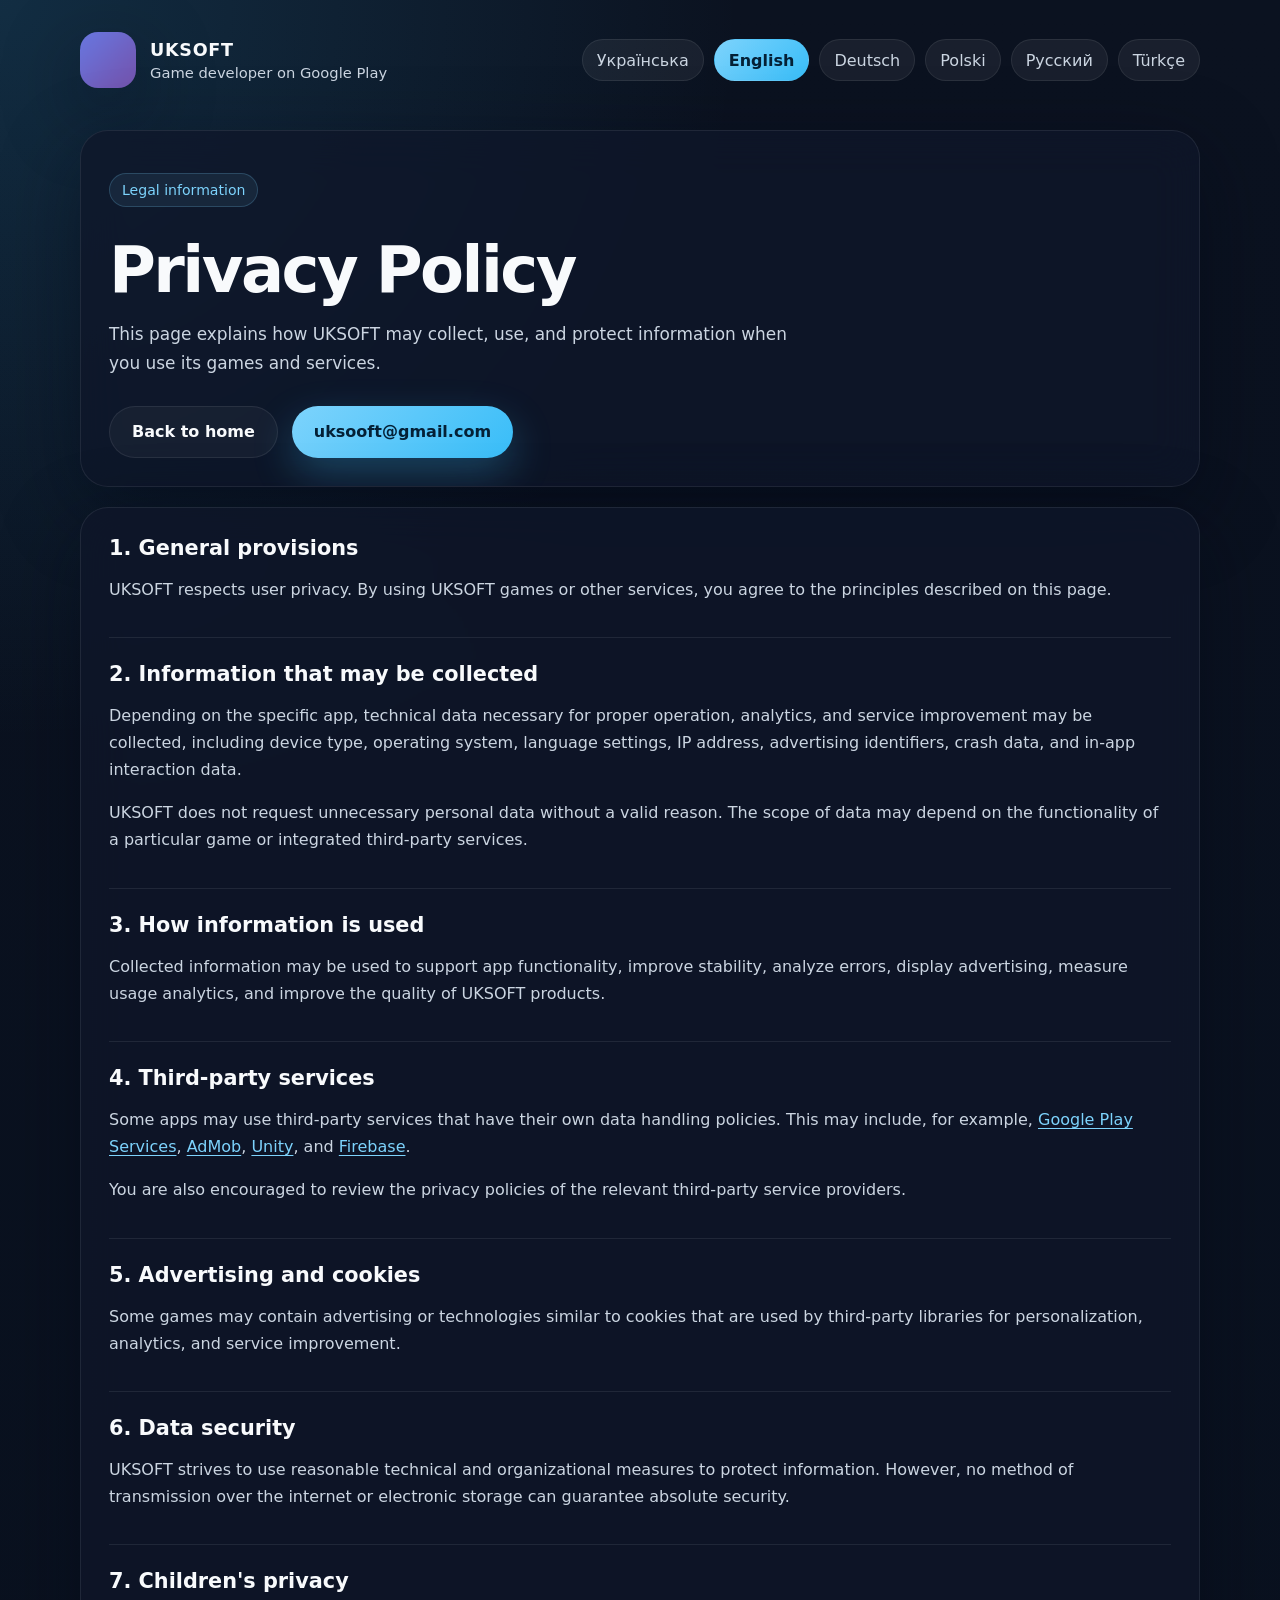
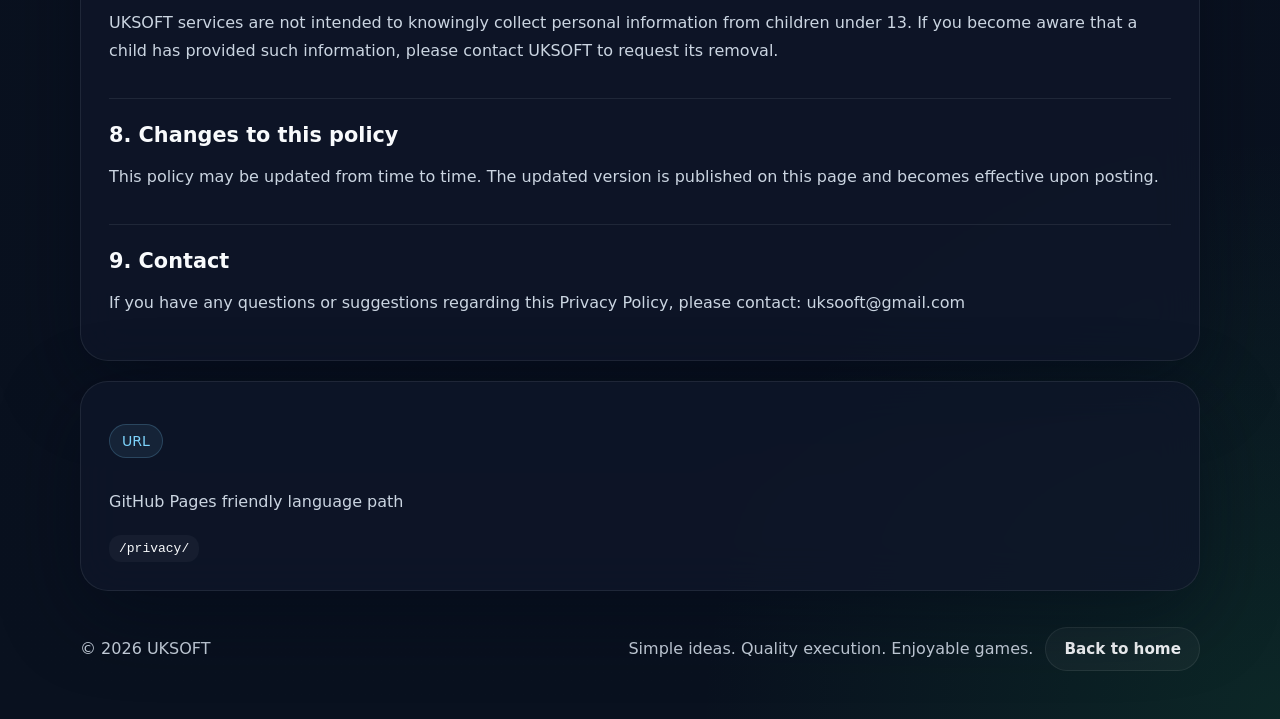
<file: privacy.html>
<!DOCTYPE html><html lang="en"><head><meta charset="utf-8"><meta http-equiv="refresh" content="0; url=/privacy/"><meta name="viewport" content="width=device-width, initial-scale=1"><title>Redirecting…</title></head><body><p>Redirecting to <a href="/privacy/">/privacy/</a>…</p></body></html>
</file>
<file: styles.css>
:root {
  --bg: #09111f;
  --bg-secondary: rgba(255, 255, 255, 0.06);
  --panel: rgba(15, 23, 42, 0.78);
  --panel-border: rgba(255, 255, 255, 0.08);
  --text: #f8fafc;
  --muted: #cbd5e1;
  --accent: #7dd3fc;
  --accent-strong: #38bdf8;
  --shadow: 0 24px 80px rgba(2, 8, 23, 0.45);
  --radius-xl: 28px;
  --radius-lg: 20px;
  --container: 1120px;
}
* { box-sizing: border-box; }
html { scroll-behavior: smooth; }
body {
  margin: 0; min-height: 100vh;
  font-family: Inter, ui-sans-serif, system-ui, -apple-system, BlinkMacSystemFont, "Segoe UI", sans-serif;
  color: var(--text);
  background:
    radial-gradient(circle at top left, rgba(56, 189, 248, 0.16), transparent 28%),
    radial-gradient(circle at bottom right, rgba(34, 197, 94, 0.12), transparent 22%),
    linear-gradient(180deg, #0b1220 0%, #09111f 100%);
}
img { display: block; max-width: 100%; }
a { color: inherit; }
.page-shell { width: min(calc(100% - 32px), var(--container)); margin: 0 auto; padding: 24px 0 32px; }
.site-header { display:flex; align-items:center; justify-content:space-between; gap:24px; padding: 8px 0 24px; }
.brand { display:inline-flex; align-items:center; gap:14px; text-decoration:none; color:inherit; }
.brand-icon { width:56px; height:56px; border-radius:18px; box-shadow: var(--shadow); }
.brand-name { display:block; font-size:1.1rem; font-weight:700; letter-spacing:0.04em; }
.brand-subtitle { display:block; color: var(--muted); font-size:0.92rem; margin-top:4px; }
.language-nav { display:flex; flex-wrap:wrap; gap:10px; justify-content:flex-end; }
.lang-pill { display:inline-flex; align-items:center; min-height:42px; padding:0 14px; border:1px solid var(--panel-border); border-radius:999px; background:var(--bg-secondary); text-decoration:none; color:var(--muted); transition: transform .18s ease, border-color .18s ease, color .18s ease; }
.lang-pill:hover, .lang-pill:focus-visible { transform: translateY(-1px); color: var(--text); }
.lang-pill.active { color:#042036; background: linear-gradient(135deg, var(--accent) 0%, var(--accent-strong) 100%); border-color: transparent; font-weight:700; }
.hero { display:grid; grid-template-columns:minmax(0,1.2fr) minmax(280px,.8fr); align-items:center; gap:28px; padding:42px 0 28px; }
.eyebrow,.section-label,.mini-label { display:inline-flex; align-items:center; width:fit-content; padding:8px 12px; border:1px solid rgba(125,211,252,.2); border-radius:999px; background:rgba(125,211,252,.08); color:var(--accent); font-size:.88rem; }
.hero h1,.privacy-hero h1 { margin:18px 0 18px; font-size:clamp(2.35rem,5vw,4.7rem); line-height:.98; letter-spacing:-.04em; }
.hero-text,.info-card p,.contact-panel p,.site-footer p,.privacy-section p,.route-note { color:var(--muted); line-height:1.7; }
.hero-text { font-size:1.06rem; max-width:64ch; }
.hero-actions,.contact-actions,.utility-links { display:flex; flex-wrap:wrap; gap:14px; margin-top:28px; }
.button,.contact-link,.footer-link { display:inline-flex; justify-content:center; align-items:center; min-height:52px; padding:0 22px; border-radius:999px; text-decoration:none; font-weight:600; transition: transform .18s ease, box-shadow .18s ease, border-color .18s ease, background .18s ease; }
.button:hover,.contact-link:hover,.footer-link:hover,.button:focus-visible,.contact-link:focus-visible,.footer-link:focus-visible { transform: translateY(-1px); }
.button-primary { background: linear-gradient(135deg, var(--accent) 0%, var(--accent-strong) 100%); color:#042036; box-shadow:0 16px 40px rgba(56,189,248,.28); }
.button-secondary,.contact-link,.footer-link { border:1px solid var(--panel-border); background:rgba(255,255,255,.04); color:var(--text); }
.hero-card,.info-card,.contact-panel,.privacy-hero,.privacy-card,.route-card { position:relative; overflow:hidden; border:1px solid var(--panel-border); background:var(--panel); backdrop-filter:blur(22px); box-shadow:var(--shadow); }
.hero-card { min-height:420px; border-radius:var(--radius-xl); padding:28px; display:flex; flex-direction:column; justify-content:end; }
.card-glow { position:absolute; inset:-10% auto auto -10%; width:220px; height:220px; background: radial-gradient(circle, rgba(125,211,252,.3), transparent 65%); pointer-events:none; }
.hero-logo { position:absolute; top:28px; right:28px; width:120px; height:120px; border-radius:32px; box-shadow:0 20px 60px rgba(15,23,42,.45); }
.hero-card-content { position:relative; z-index:1; }
.hero-card h2 { margin:14px 0 10px; font-size:2rem; }
.info-grid { display:grid; grid-template-columns:repeat(3,minmax(0,1fr)); gap:18px; margin:10px 0 18px; }
.info-card { border-radius:var(--radius-lg); padding:24px; }
.info-card h3 { margin:0 0 14px; font-size:1.18rem; }
.contact-panel { display:flex; align-items:center; justify-content:space-between; gap:22px; border-radius:var(--radius-xl); padding:28px; margin-top:22px; }
.contact-panel h2 { margin:16px 0 10px; font-size:clamp(1.75rem,4vw,2.6rem); }
.privacy-page { display:grid; gap:20px; padding-top:18px; }
.privacy-hero,.privacy-card,.route-card { border-radius:var(--radius-xl); padding:28px; }
.privacy-card { display:grid; gap:24px; }
.privacy-section { padding-bottom:18px; border-bottom:1px solid rgba(255,255,255,.08); }
.privacy-section:last-child { padding-bottom:0; border-bottom:none; }
.privacy-section h2 { margin:0 0 10px; font-size:1.3rem; }
.privacy-section a,.route-card a { color:var(--accent); text-decoration:underline; text-underline-offset:3px; }
.privacy-section a:hover,.route-card a:hover,.privacy-section a:focus-visible,.route-card a:focus-visible { color:var(--text); }
.route-card code { display:inline-block; margin-top:4px; padding:6px 10px; border-radius:12px; background:rgba(255,255,255,.04); color:var(--text); }
.site-footer { display:flex; justify-content:space-between; gap:20px; padding:28px 0 8px; align-items:center; }
.footer-links { display:flex; gap:12px; flex-wrap:wrap; justify-content:flex-end; align-items:center; }
.footer-link { min-height:44px; padding:0 18px; font-size:.95rem; }
@media (max-width: 960px) {
  .hero,.info-grid,.contact-panel,.site-footer { grid-template-columns:1fr; display:grid; }
  .contact-panel,.site-footer { justify-content:initial; }
  .footer-links,.language-nav { justify-content:flex-start; }
  .hero-card { min-height:320px; }
}
@media (max-width:720px) {
  .page-shell { width:min(calc(100% - 24px), var(--container)); padding-top:14px; }
  .site-header { flex-direction:column; align-items:stretch; }
  .hero { padding-top:18px; }
  .hero h1,.privacy-hero h1 { line-height:1.02; }
  .hero-card,.info-card,.contact-panel,.privacy-hero,.privacy-card,.route-card { padding:22px; }
  .hero-logo { width:92px; height:92px; border-radius:24px; }
  .button,.contact-link,.footer-link { width:100%; }
}
</file>
